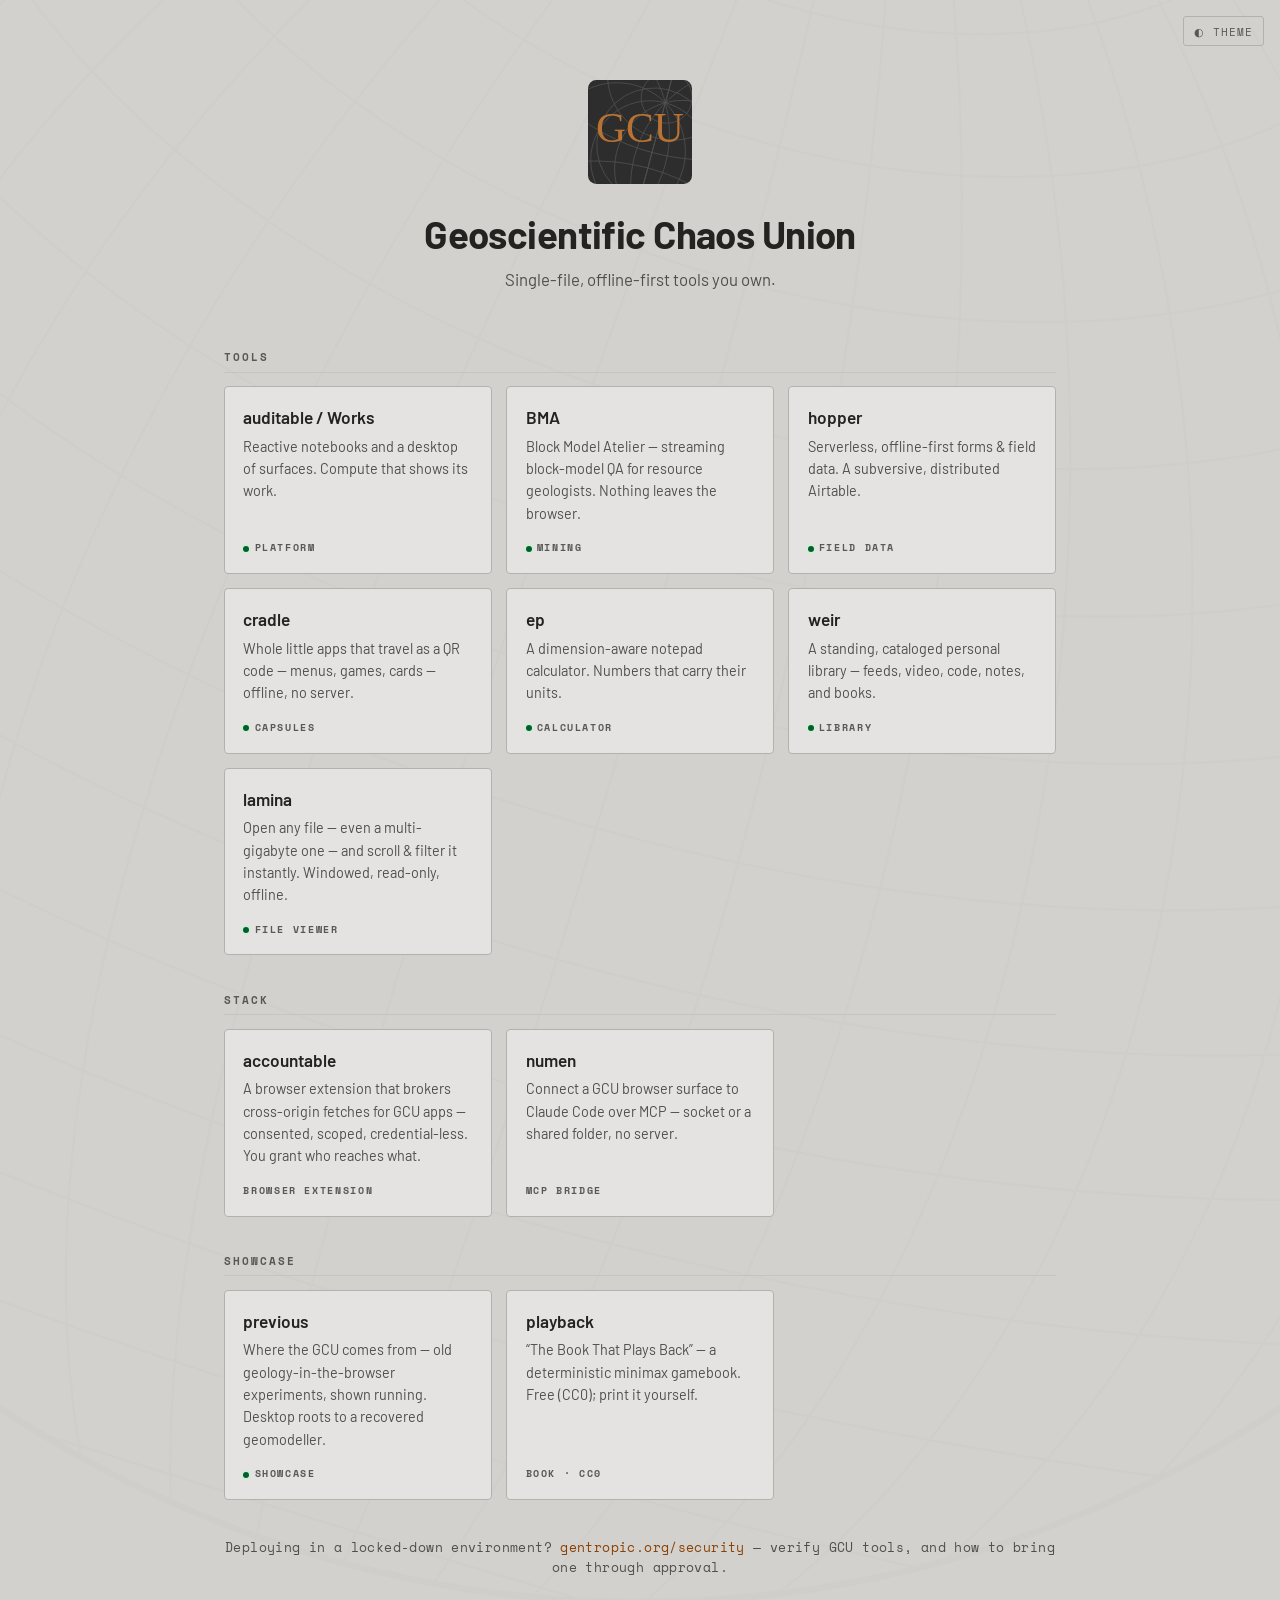
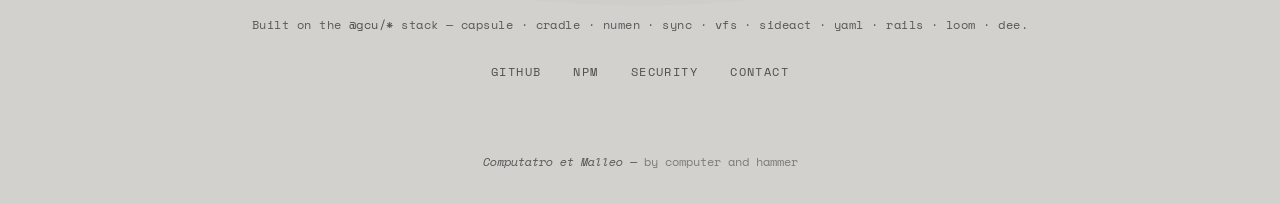
<file: index.html>
<!DOCTYPE html>
<!--
  PROPOSED gentropic.org landing — drop-in replacement for gentropic.github.io/index.html
  Librarian draft 2026-06-22 (rev 4 — rebuilt on @gcu/switchboard).
  Constellation showcase, austere. Cool neutral stage; orange accent only as event/interaction;
  green = live status. Barlow (humans) + Space Mono (labels). Light = equipment gray (:root),
  dark = basalt ([data-theme=dark]); follows OS, toggle top-right.

  Ship alongside (all in the repo now): gcu-logo-icon.svg + gcu-favicon-32.svg + bearing.min.js
  + fonts/ (barlow-400/600/700, space-mono-400/700/400i, OFL.txt).
  The :root/[data-theme=dark] token block below is @gcu/switchboard's switchboard.css verbatim
  (../auditable/ext/switchboard) — the canonical drop-in. Component CSS reads only --au-*.

  All links confirmed: weir, hopper, cradle, ep, lamina, auditable/Works (gentropic.org/...),
  BMA (endarthur.github.io/bma), playback + numen (github.com/gentropic/...).
  NOTE: gcu-theme.html in this repo is the old (pre-switchboard) palette — safe to delete.
-->
<html lang="en">
<head>
  <meta charset="UTF-8">
  <meta name="viewport" content="width=device-width, initial-scale=1.0">
  <title>Geoscientific Chaos Union</title>
  <meta name="description" content="Single-file, offline-first tools you own — by computer and hammer. The Geoscientific Chaos Union.">
  <link rel="icon" type="image/svg+xml" href="gcu-favicon-32.svg">
  <script>
    /* First-paint theme: stored → OS → dark fallback. Light is :root default. */
    (function () {
      try {
        var t = localStorage.getItem('gcu-theme');
        if (t !== 'light' && t !== 'dark')
          t = (window.matchMedia && window.matchMedia('(prefers-color-scheme: light)').matches) ? 'light' : 'dark';
        if (t === 'dark') document.documentElement.setAttribute('data-theme', 'dark');
      } catch (e) { document.documentElement.setAttribute('data-theme', 'dark'); }
    })();
  </script>
  <style>
    /* ── Fonts (vendored from @gcu/switchboard) ── */
    @font-face { font-family:'Barlow'; font-weight:400; font-display:swap; src:url('fonts/barlow-400.woff2') format('woff2'); }
    @font-face { font-family:'Barlow'; font-weight:600; font-display:swap; src:url('fonts/barlow-600.woff2') format('woff2'); }
    @font-face { font-family:'Barlow'; font-weight:700; font-display:swap; src:url('fonts/barlow-700.woff2') format('woff2'); }
    @font-face { font-family:'Space Mono'; font-weight:400; font-style:normal; font-display:swap; src:url('fonts/space-mono-400.woff2') format('woff2'); }
    @font-face { font-family:'Space Mono'; font-weight:400; font-style:italic; font-display:swap; src:url('fonts/space-mono-400i.woff2') format('woff2'); }
    @font-face { font-family:'Space Mono'; font-weight:700; font-style:normal; font-display:swap; src:url('fonts/space-mono-700.woff2') format('woff2'); }

    /* ── @gcu/switchboard tokens (switchboard.css verbatim) ── */
    :root {
      --sw-bg-deep:#C2C1BE; --sw-bg:#D2D1CE; --sw-bg-raised:#E4E3E1; --sw-bg-bright:#EDECEB;
      --sw-text:#232322; --sw-text-mid:#504F4C; --sw-text-soft:#5A5856;
      --sw-border:#B3B1AD; --sw-border-soft:#C6C4C1; --sw-rule:#A5A3A0;
      --sw-orange:#8B3F00; --sw-orange-soft:#FDE0CF; --sw-blue:#005C97; --sw-blue-soft:#CCE9FE;
      --sw-green:#00602B; --sw-green-soft:#D2ECD7; --sw-yellow:#6F5700; --sw-yellow-soft:#F1E4CB;
      --sw-red:#99191E; --sw-red-soft:#FFDDD8; --sw-violet:#793A8D; --sw-violet-soft:#F2DFF7;
      --sw-mono:'Space Mono','JetBrains Mono','Consolas',monospace;
      --sw-sans:'Barlow',system-ui,sans-serif;
      --sw-radius:3px; --sw-radius-lg:4px;
      --au-surface-deep:var(--sw-bg-deep); --au-surface:var(--sw-bg);
      --au-surface-raised:var(--sw-bg-raised); --au-surface-bright:var(--sw-bg-bright);
      --au-fg:var(--sw-text); --au-fg-muted:var(--sw-text-mid); --au-fg-soft:var(--sw-text-soft);
      --au-border:var(--sw-border); --au-border-soft:var(--sw-border-soft); --au-rule:var(--sw-rule);
      --au-action:var(--sw-orange); --au-action-soft:var(--sw-orange-soft);
      --au-success:var(--sw-green); --au-success-soft:var(--sw-green-soft);
      --au-font-mono:var(--sw-mono); --au-font-sans:var(--sw-sans);
      --au-radius:var(--sw-radius); --au-radius-lg:var(--sw-radius-lg);
      --sw-dur:0.2s; --sw-ease:cubic-bezier(0.2,0,0,1);
      --au-dur:var(--sw-dur); --au-ease:var(--sw-ease);
    }
    [data-theme="dark"] {
      --sw-bg-deep:#0E1012; --sw-bg:#15171A; --sw-bg-raised:#1D2024; --sw-bg-bright:#25282D;
      --sw-text:#DDDCDA; --sw-text-mid:#9E9C98; --sw-text-soft:#83817E;
      --sw-border:#2F3338; --sw-border-soft:#24272B; --sw-rule:#3A3E44;
      --sw-orange:#FB9044; --sw-orange-soft:#2E2119; --sw-blue:#008CD1; --sw-blue-soft:#16262F;
      --sw-green:#5CCB80; --sw-green-soft:#1A261D; --sw-yellow:#FFD73A; --sw-yellow-soft:#292317;
      --sw-red:#E75A51; --sw-red-soft:#30201D; --sw-violet:#EC9FFF; --sw-violet-soft:#2A212C;
    }

    /* ── Page (reads only --au-*) ── */
    * { margin:0; padding:0; box-sizing:border-box; }
    body {
      background:var(--au-surface); color:var(--au-fg);
      font-family:var(--au-font-sans); font-size:15px; line-height:1.55;
      min-height:100vh; -webkit-font-smoothing:antialiased;
    }

    /* Background stereonet — neutral structural line, the cool stage stays cool */
    .stereonet-bg {
      position:fixed; top:50%; left:50%; width:200vmax; height:200vmax;
      transform:translate(-50%,-50%); opacity:0; pointer-events:none; z-index:0;
      transition:opacity 1.2s ease-in;
    }
    .stereonet-bg.loaded { opacity:0.05; }
    .stereonet-bg svg { width:100%; height:100%; }
    .stereonet-bg svg > circle:first-child { fill:transparent !important; }
    .stereonet-bg svg path { stroke:var(--au-rule) !important; }
    .stereonet-bg svg > circle:last-of-type { stroke:var(--au-rule) !important; fill:none !important; }
    .stereonet-bg svg text { display:none !important; }

    /* Theme toggle — equipment switch, top-right */
    .theme-toggle {
      position:fixed; top:1rem; right:1rem; z-index:2; cursor:pointer;
      background:transparent; border:1px solid var(--au-border); border-radius:var(--au-radius);
      color:var(--au-fg-soft); font-family:var(--au-font-mono); font-size:0.7rem;
      letter-spacing:0.1em; text-transform:uppercase; padding:0.35rem 0.6rem;
      transition:color var(--au-dur) var(--au-ease), border-color var(--au-dur) var(--au-ease);
    }
    .theme-toggle:hover { color:var(--au-action); border-color:var(--au-action); }

    main { position:relative; z-index:1; max-width:880px; margin:0 auto; padding:5rem 1.5rem 2rem; }

    header { text-align:center; margin-bottom:3.5rem; }
    .logo { width:104px; height:104px; margin-bottom:1.4rem; }
    h1 {
      font-family:var(--au-font-sans); font-weight:700; font-size:2.4rem;
      letter-spacing:-0.015em; line-height:1.1; color:var(--au-fg);
    }
    .tagline { color:var(--au-fg-muted); margin-top:0.7rem; font-size:1.05rem; }

    /* Constellation grid */
    .constellation { display:grid; grid-template-columns:repeat(auto-fill,minmax(250px,1fr)); gap:0.9rem; }
    .card {
      display:flex; flex-direction:column; text-decoration:none; color:inherit;
      background:var(--au-surface-raised); border:1px solid var(--au-border);
      border-radius:var(--au-radius-lg); padding:1.05rem 1.15rem;
      transition:border-color var(--au-dur) var(--au-ease), background var(--au-dur) var(--au-ease), transform var(--au-dur) var(--au-ease);
    }
    .card:hover { border-color:var(--au-action); background:var(--au-surface-bright); transform:translateY(-2px); }
    .card .name { font-weight:600; font-size:1.08rem; color:var(--au-fg); }
    .card .what { color:var(--au-fg-muted); font-size:0.9rem; margin-top:0.3rem; }
    .card .tag {
      align-self:flex-start; margin-top:auto; padding-top:0.95rem; font-family:var(--au-font-mono);
      font-size:0.64rem; font-weight:700; letter-spacing:0.16em; text-transform:uppercase;
      color:var(--au-fg-soft);
    }
    .card .tag.live::before {
      content:''; display:inline-block; width:6px; height:6px; border-radius:50%;
      background:var(--au-success); box-shadow:0 0 0 2px var(--au-success-soft);
      margin-right:0.5em; vertical-align:middle;
    }

    /* group labels — section dividers for the constellation */
    .group-label {
      font-family:var(--au-font-mono); font-size:0.7rem; font-weight:700;
      letter-spacing:0.18em; text-transform:uppercase; color:var(--au-fg-soft);
      margin:2.2rem 0 0.85rem; padding-bottom:0.4rem; border-bottom:1px solid var(--au-border-soft);
    }
    .group-label:first-of-type { margin-top:0; }

    .stack-note {
      text-align:center; margin:2.4rem 0 1.8rem; font-family:var(--au-font-mono);
      font-size:0.72rem; letter-spacing:0.04em; color:var(--au-fg-soft);
    }
    .stack-note b { color:var(--au-fg-muted); font-weight:400; }

    .wing {
      text-align:center; margin:2.4rem 0 0; font-family:var(--au-font-mono);
      font-size:0.8rem; letter-spacing:0.03em; color:var(--au-fg-muted);
    }
    .wing a { color:var(--au-action); text-decoration:none; border-bottom:1px solid transparent; transition:border-color var(--au-dur) var(--au-ease); }
    .wing a:hover { border-color:var(--au-action); }

    .links { display:flex; gap:2rem; justify-content:center; flex-wrap:wrap; }
    .links a {
      color:var(--au-fg-muted); text-decoration:none; font-family:var(--au-font-mono);
      font-size:0.74rem; letter-spacing:0.12em; text-transform:uppercase;
      transition:color var(--au-dur) var(--au-ease);
    }
    .links a:hover { color:var(--au-action); }

    footer {
      position:relative; z-index:1; text-align:center; padding:2.5rem 1.5rem 2rem;
      font-family:var(--au-font-mono); font-size:0.74rem; color:var(--au-fg-soft);
    }
    footer .motto { font-style:italic; }
    footer .gloss { color:var(--au-fg-soft); opacity:0.7; }

    @media (max-width:600px) {
      main { padding-top:3.5rem; }
      h1 { font-size:1.85rem; }
      .logo { width:88px; height:88px; }
    }
  </style>
</head>
<body>
  <div class="stereonet-bg" id="bg-container"></div>
  <button class="theme-toggle" id="themeToggle" aria-label="Toggle light / dark">◐ theme</button>

  <main>
    <header>
      <img src="gcu-logo-icon.svg" alt="GCU" class="logo">
      <h1>Geoscientific Chaos Union</h1>
      <p class="tagline">Single-file, offline-first tools you own.</p>
    </header>

    <div class="group-label">tools</div>
    <section class="constellation">

      <a class="card" href="https://gentropic.org/works">
        <div class="name">auditable / Works</div>
        <div class="what">Reactive notebooks and a desktop of surfaces. Compute that shows its work.</div>
        <span class="tag live">platform</span>
      </a>

      <a class="card" href="https://endarthur.github.io/bma">
        <div class="name">BMA</div>
        <div class="what">Block Model Atelier — streaming block-model QA for resource geologists. Nothing leaves the browser.</div>
        <span class="tag live">mining</span>
      </a>

      <a class="card" href="https://gentropic.org/hopper">
        <div class="name">hopper</div>
        <div class="what">Serverless, offline-first forms &amp; field data. A subversive, distributed Airtable.</div>
        <span class="tag live">field data</span>
      </a>

      <a class="card" href="https://gentropic.org/cradle">
        <div class="name">cradle</div>
        <div class="what">Whole little apps that travel as a QR code — menus, games, cards — offline, no server.</div>
        <span class="tag live">capsules</span>
      </a>

      <a class="card" href="https://gentropic.org/ep">
        <div class="name">ep</div>
        <div class="what">A dimension-aware notepad calculator. Numbers that carry their units.</div>
        <span class="tag live">calculator</span>
      </a>

      <a class="card" href="https://gentropic.org/weir">
        <div class="name">weir</div>
        <div class="what">A standing, cataloged personal library — feeds, video, code, notes, and books.</div>
        <span class="tag live">library</span>
      </a>

      <a class="card" href="https://gentropic.org/lamina">
        <div class="name">lamina</div>
        <div class="what">Open any file — even a multi-gigabyte one — and scroll &amp; filter it instantly. Windowed, read-only, offline.</div>
        <span class="tag live">file viewer</span>
      </a>

    </section>

    <div class="group-label">stack</div>
    <section class="constellation">

      <a class="card" href="https://gentropic.org/accountable">
        <div class="name">accountable</div>
        <div class="what">A browser extension that brokers cross-origin fetches for GCU apps — consented, scoped, credential-less. You grant who reaches what.</div>
        <span class="tag">browser extension</span>
      </a>

      <a class="card" href="https://github.com/gentropic/numen">
        <div class="name">numen</div>
        <div class="what">Connect a GCU browser surface to Claude Code over MCP — socket or a shared folder, no server.</div>
        <span class="tag">mcp bridge</span>
      </a>

    </section>

    <div class="group-label">showcase</div>
    <section class="constellation">

      <a class="card" href="https://gentropic.org/previous">
        <div class="name">previous</div>
        <div class="what">Where the GCU comes from — old geology-in-the-browser experiments, shown running. Desktop roots to a recovered geomodeller.</div>
        <span class="tag live">showcase</span>
      </a>

      <a class="card" href="https://github.com/gentropic/playback">
        <div class="name">playback</div>
        <div class="what">“The Book That Plays Back” — a deterministic minimax gamebook. Free (CC0); print it yourself.</div>
        <span class="tag">book · cc0</span>
      </a>

    </section>

    <p class="wing">
      Deploying in a locked-down environment? <a href="https://gentropic.org/security">gentropic.org/security</a> &mdash; verify GCU tools, and how to bring one through approval.
    </p>

    <p class="stack-note">
      Built on the <b>@gcu/*</b> stack — capsule · cradle · numen · sync · vfs · sideact · yaml · rails · loom · dee.
    </p>

    <nav class="links">
      <a href="https://github.com/gentropic">GitHub</a>
      <a href="https://www.npmjs.com/org/gcu">npm</a>
      <a href="https://gentropic.org/security">Security</a>
      <a href="mailto:endarthur@gmail.com">Contact</a>
    </nav>
  </main>

  <footer>
    <span class="motto">Computatro et Malleo</span> — <span class="gloss">by computer and hammer</span>
  </footer>

  <script src="bearing.min.js"></script>
  <script>
    // Theme toggle (light ⇄ basalt); light is :root default, dark sets data-theme.
    document.getElementById('themeToggle').addEventListener('click', function () {
      var dark = document.documentElement.getAttribute('data-theme') === 'dark';
      if (dark) document.documentElement.removeAttribute('data-theme');
      else document.documentElement.setAttribute('data-theme', 'dark');
      try { localStorage.setItem('gcu-theme', dark ? 'light' : 'dark'); } catch (e) {}
    });

    // Astronomical background stereonet — one turn per day, tilted by the sun's
    // declination. Reference: Belo Horizonte (-19.92, -43.93). (Stylized: keys off
    // longitude + day-of-year, not latitude.)
    const DEG = Math.PI / 180, LON = -43.93, AXIAL_TILT = 23.44;
    const bgNet = new bearing.Stereonet({ size: 600, projection: 'equal-area' });
    const bgContainer = document.getElementById('bg-container');
    bgContainer.appendChild(bgNet.element());
    function getAstroParams() {
      const now = new Date();
      const startOfYear = new Date(now.getFullYear(), 0, 0);
      const dayOfYear = (now - startOfYear) / 864e5;
      const sunDeclination = AXIAL_TILT * Math.sin((360 / 365) * (dayOfYear - 81) * DEG);
      const utcHours = now.getUTCHours() + now.getUTCMinutes() / 60 + now.getUTCSeconds() / 3600;
      const solarTime = utcHours + LON / 15;
      const rotationAngle = ((solarTime / 24) * 360 + 360) % 360;
      return { rotationAngle, sunDeclination };
    }
    function updateBg() {
      const { rotationAngle, sunDeclination } = getAstroParams();
      bgNet.setCenter(rotationAngle, 45 + sunDeclination).render();
    }
    updateBg();
    requestAnimationFrame(() => bgContainer.classList.add('loaded'));
    setInterval(updateBg, 1000);
  </script>
</body>
</html>
</file>
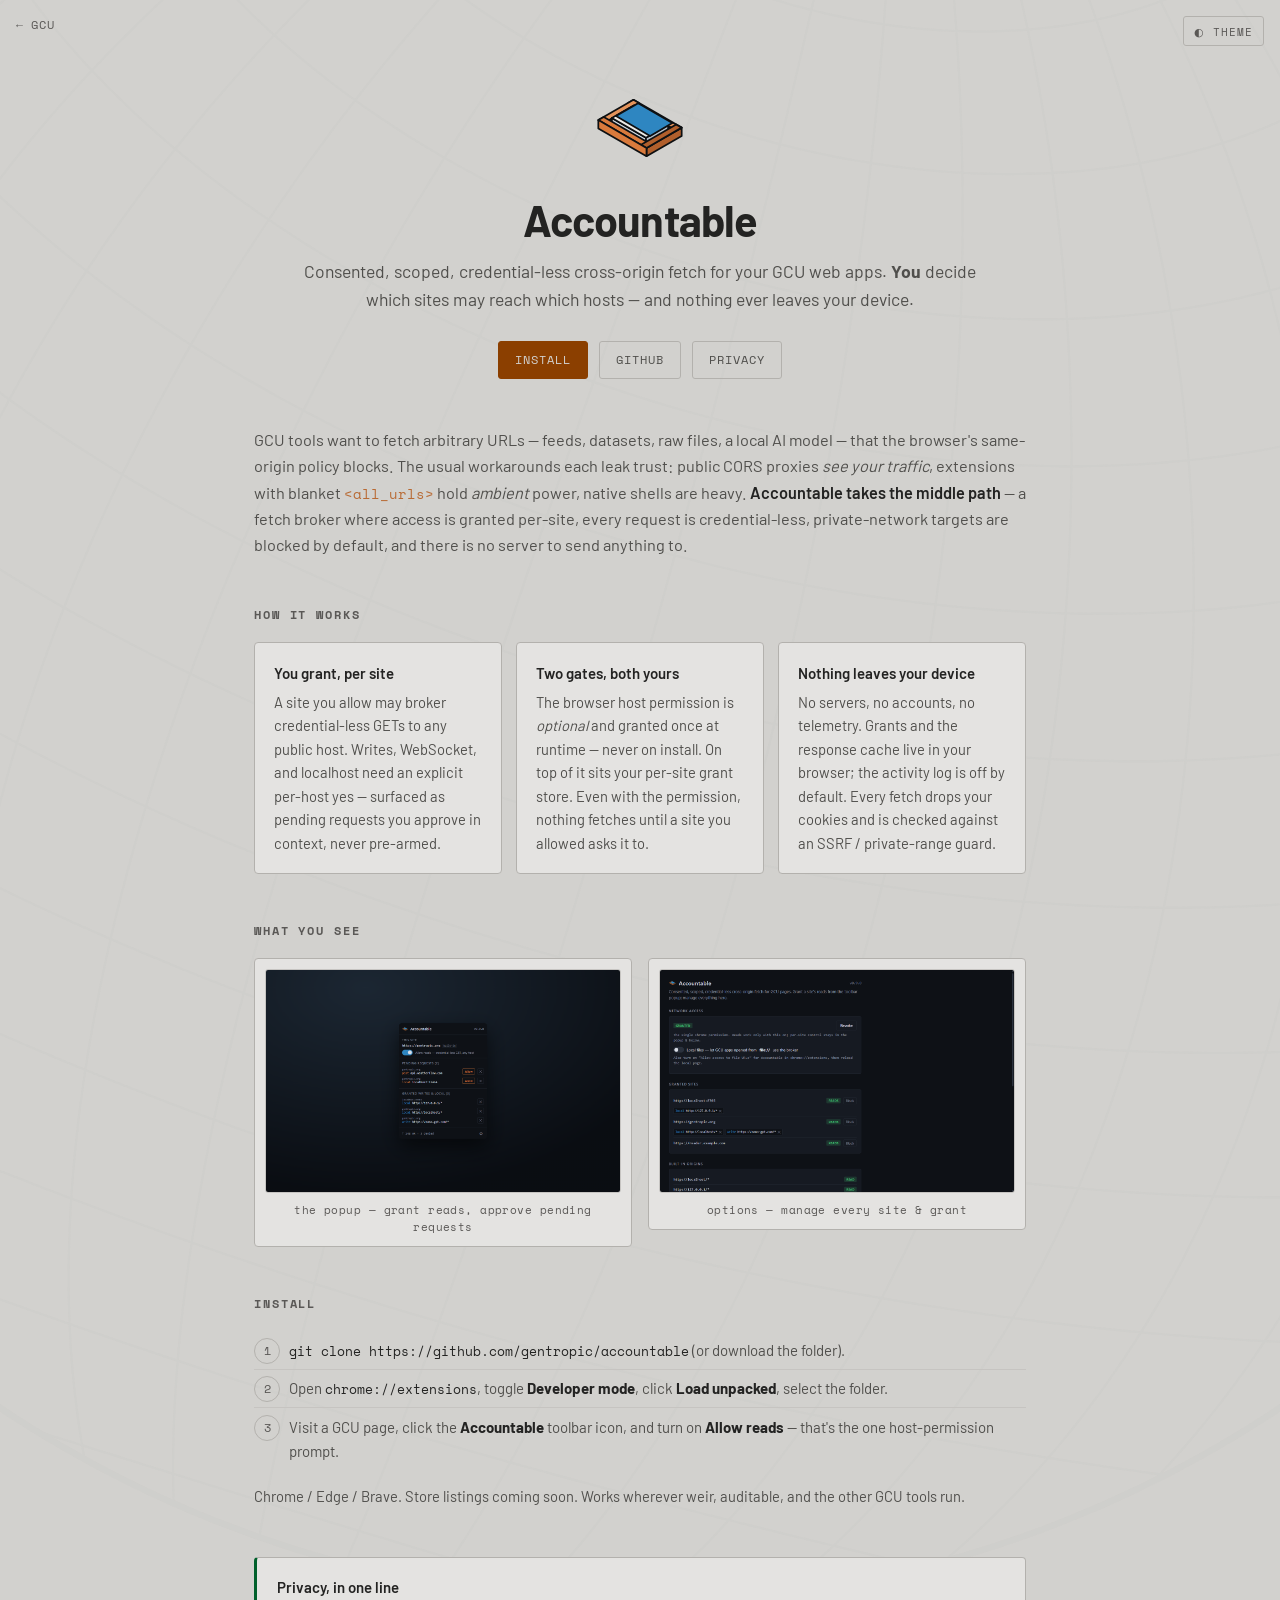
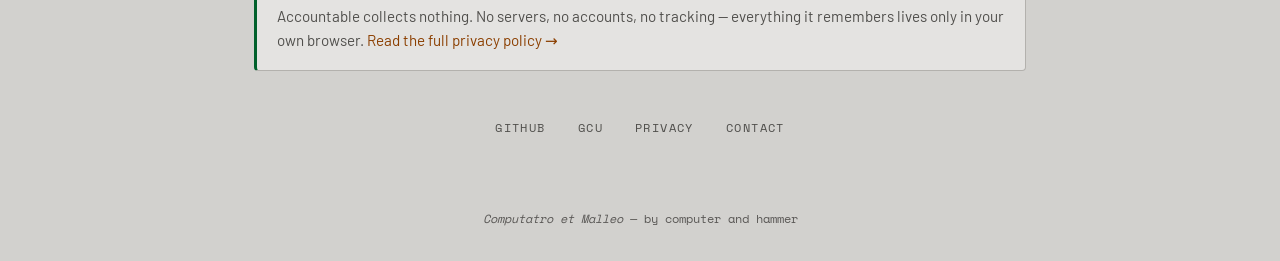
<file: accountable/index.html>
<!DOCTYPE html>
<!--
  Accountable — product page. GCU design language: @gcu/switchboard tokens (verbatim from the
  landing), Barlow + Space Mono, light (equipment gray) / dark (basalt) following OS + toggle.
  Assets shared with the root landing via ../  (fonts, bearing.min.js, favicon).
-->
<html lang="en">
<head>
  <meta charset="UTF-8">
  <meta name="viewport" content="width=device-width, initial-scale=1.0">
  <title>Accountable — consented cross-origin fetch · GCU</title>
  <meta name="description" content="A browser extension that brokers cross-origin fetches for GCU web apps — consented, scoped, credential-less. You decide which sites may reach which hosts; nothing leaves your device.">
  <link rel="icon" type="image/svg+xml" href="../gcu-favicon-32.svg">
  <script>
    (function () {
      try {
        var t = localStorage.getItem('gcu-theme');
        if (t !== 'light' && t !== 'dark')
          t = (window.matchMedia && window.matchMedia('(prefers-color-scheme: light)').matches) ? 'light' : 'dark';
        if (t === 'dark') document.documentElement.setAttribute('data-theme', 'dark');
      } catch (e) { document.documentElement.setAttribute('data-theme', 'dark'); }
    })();
  </script>
  <style>
    @font-face { font-family:'Barlow'; font-weight:400; font-display:swap; src:url('../fonts/barlow-400.woff2') format('woff2'); }
    @font-face { font-family:'Barlow'; font-weight:600; font-display:swap; src:url('../fonts/barlow-600.woff2') format('woff2'); }
    @font-face { font-family:'Barlow'; font-weight:700; font-display:swap; src:url('../fonts/barlow-700.woff2') format('woff2'); }
    @font-face { font-family:'Space Mono'; font-weight:400; font-style:normal; font-display:swap; src:url('../fonts/space-mono-400.woff2') format('woff2'); }
    @font-face { font-family:'Space Mono'; font-weight:700; font-style:normal; font-display:swap; src:url('../fonts/space-mono-700.woff2') format('woff2'); }

    /* @gcu/switchboard tokens (verbatim) */
    :root {
      --sw-bg-deep:#C2C1BE; --sw-bg:#D2D1CE; --sw-bg-raised:#E4E3E1; --sw-bg-bright:#EDECEB;
      --sw-text:#232322; --sw-text-mid:#504F4C; --sw-text-soft:#5A5856;
      --sw-border:#B3B1AD; --sw-border-soft:#C6C4C1; --sw-rule:#A5A3A0;
      --sw-orange:#8B3F00; --sw-orange-soft:#FDE0CF; --sw-blue:#005C97; --sw-blue-soft:#CCE9FE;
      --sw-green:#00602B; --sw-green-soft:#D2ECD7;
      --sw-mono:'Space Mono','JetBrains Mono','Consolas',monospace; --sw-sans:'Barlow',system-ui,sans-serif;
      --sw-radius:3px; --sw-radius-lg:4px;
      --au-surface-deep:var(--sw-bg-deep); --au-surface:var(--sw-bg); --au-surface-raised:var(--sw-bg-raised); --au-surface-bright:var(--sw-bg-bright);
      --au-fg:var(--sw-text); --au-fg-muted:var(--sw-text-mid); --au-fg-soft:var(--sw-text-soft);
      --au-border:var(--sw-border); --au-border-soft:var(--sw-border-soft); --au-rule:var(--sw-rule);
      --au-action:var(--sw-orange); --au-action-soft:var(--sw-orange-soft); --au-success:var(--sw-green); --au-success-soft:var(--sw-green-soft);
      --au-font-mono:var(--sw-mono); --au-font-sans:var(--sw-sans); --au-radius:var(--sw-radius); --au-radius-lg:var(--sw-radius-lg);
      --au-dur:0.2s; --au-ease:cubic-bezier(0.2,0,0,1);
      --acc-copper:#b86a34; --acc-blue:#1f6fa8;
    }
    [data-theme="dark"] {
      --sw-bg-deep:#0E1012; --sw-bg:#15171A; --sw-bg-raised:#1D2024; --sw-bg-bright:#25282D;
      --sw-text:#DDDCDA; --sw-text-mid:#9E9C98; --sw-text-soft:#83817E;
      --sw-border:#2F3338; --sw-border-soft:#24272B; --sw-rule:#3A3E44;
      --sw-orange:#FB9044; --sw-orange-soft:#2E2119; --sw-blue:#008CD1; --sw-blue-soft:#16262F;
      --sw-green:#5CCB80; --sw-green-soft:#1A261D;
      --acc-copper:#d97a3c; --acc-blue:#2E86C1;
    }

    * { margin:0; padding:0; box-sizing:border-box; }
    body { background:var(--au-surface); color:var(--au-fg); font-family:var(--au-font-sans); font-size:15px; line-height:1.6; min-height:100vh; -webkit-font-smoothing:antialiased; }

    .stereonet-bg { position:fixed; top:50%; left:50%; width:200vmax; height:200vmax; transform:translate(-50%,-50%); opacity:0; pointer-events:none; z-index:0; transition:opacity 1.2s ease-in; }
    .stereonet-bg.loaded { opacity:0.045; }
    .stereonet-bg svg { width:100%; height:100%; }
    .stereonet-bg svg > circle:first-child { fill:transparent !important; }
    .stereonet-bg svg path { stroke:var(--au-rule) !important; }
    .stereonet-bg svg > circle:last-of-type { stroke:var(--au-rule) !important; fill:none !important; }
    .stereonet-bg svg text { display:none !important; }

    .theme-toggle { position:fixed; top:1rem; right:1rem; z-index:3; cursor:pointer; background:transparent; border:1px solid var(--au-border); border-radius:var(--au-radius); color:var(--au-fg-soft); font-family:var(--au-font-mono); font-size:0.7rem; letter-spacing:0.1em; text-transform:uppercase; padding:0.35rem 0.6rem; transition:color var(--au-dur), border-color var(--au-dur); }
    .theme-toggle:hover { color:var(--au-action); border-color:var(--au-action); }
    .crumb { position:fixed; top:1rem; left:1rem; z-index:3; font-family:var(--au-font-mono); font-size:0.72rem; letter-spacing:0.06em; color:var(--au-fg-soft); text-decoration:none; }
    .crumb:hover { color:var(--au-action); }

    main { position:relative; z-index:1; max-width:820px; margin:0 auto; padding:5rem 1.5rem 2rem; }

    header { text-align:center; margin-bottom:3rem; }
    .mark { width:96px; height:96px; margin:0 auto 1.4rem; display:block; }
    h1 { font-family:var(--au-font-sans); font-weight:700; font-size:2.7rem; letter-spacing:-0.02em; line-height:1.05; }
    .tagline { color:var(--au-fg-muted); margin:0.85rem auto 0; font-size:1.1rem; max-width:42rem; }
    .cta { display:flex; gap:0.7rem; justify-content:center; flex-wrap:wrap; margin-top:1.7rem; }
    .btn { font-family:var(--au-font-mono); font-size:0.74rem; letter-spacing:0.08em; text-transform:uppercase; text-decoration:none; padding:0.55rem 1rem; border-radius:var(--au-radius); border:1px solid var(--au-border); color:var(--au-fg-muted); transition:color var(--au-dur), border-color var(--au-dur), background var(--au-dur); }
    .btn:hover { color:var(--au-action); border-color:var(--au-action); }
    .btn.primary { background:var(--au-action); border-color:var(--au-action); color:var(--au-surface); }
    .btn.primary:hover { background:transparent; color:var(--au-action); }

    section { margin:3rem 0; }
    .lead { color:var(--au-fg-muted); font-size:1.02rem; }
    .lead b, .lead strong { color:var(--au-fg); font-weight:600; }
    h2 { font-family:var(--au-font-mono); font-size:0.74rem; font-weight:700; letter-spacing:0.16em; text-transform:uppercase; color:var(--au-fg-soft); margin-bottom:1.1rem; }

    .grid { display:grid; grid-template-columns:repeat(auto-fit,minmax(220px,1fr)); gap:0.9rem; }
    .feat { background:var(--au-surface-raised); border:1px solid var(--au-border); border-radius:var(--au-radius-lg); padding:1.1rem 1.2rem; }
    .feat .ft { font-weight:600; color:var(--au-fg); margin-bottom:0.35rem; }
    .feat .fb { color:var(--au-fg-muted); font-size:0.92rem; }

    .shots { display:grid; grid-template-columns:1fr 1fr; gap:1rem; align-items:start; }
    .shot { background:var(--au-surface-raised); border:1px solid var(--au-border); border-radius:var(--au-radius-lg); padding:0.6rem; }
    .shot img { width:100%; display:block; border-radius:var(--au-radius); border:1px solid var(--au-border-soft); }
    .shot .cap { font-family:var(--au-font-mono); font-size:0.68rem; letter-spacing:0.04em; color:var(--au-fg-soft); margin-top:0.55rem; text-align:center; }

    ol.steps { list-style:none; counter-reset:s; }
    ol.steps li { counter-increment:s; position:relative; padding:0.4rem 0 0.4rem 2.2rem; color:var(--au-fg-muted); border-top:1px solid var(--au-border-soft); }
    ol.steps li:first-child { border-top:none; }
    ol.steps li::before { content:counter(s); position:absolute; left:0; top:0.4rem; width:1.5rem; height:1.5rem; border:1px solid var(--au-border); border-radius:50%; text-align:center; line-height:1.45rem; font-family:var(--au-font-mono); font-size:0.78rem; color:var(--au-fg-soft); }
    ol.steps b, ol.steps code { color:var(--au-fg); }
    code { font-family:var(--au-font-mono); font-size:0.86em; color:var(--acc-copper); }

    .privacy-box { background:var(--au-surface-raised); border:1px solid var(--au-border); border-left:3px solid var(--au-success); border-radius:var(--au-radius-lg); padding:1.1rem 1.25rem; }
    .privacy-box .ph { font-weight:600; color:var(--au-fg); }
    .privacy-box p { color:var(--au-fg-muted); font-size:0.95rem; margin-top:0.3rem; }
    .privacy-box a { color:var(--au-action); text-decoration:none; border-bottom:1px solid transparent; }
    .privacy-box a:hover { border-color:var(--au-action); }

    .links { display:flex; gap:2rem; justify-content:center; flex-wrap:wrap; margin-top:1rem; }
    .links a { color:var(--au-fg-muted); text-decoration:none; font-family:var(--au-font-mono); font-size:0.74rem; letter-spacing:0.12em; text-transform:uppercase; transition:color var(--au-dur); }
    .links a:hover { color:var(--au-action); }

    footer { position:relative; z-index:1; text-align:center; padding:2.5rem 1.5rem 2rem; font-family:var(--au-font-mono); font-size:0.74rem; color:var(--au-fg-soft); }
    footer .motto { font-style:italic; }

    @media (max-width:620px) { main { padding-top:4rem; } h1 { font-size:2rem; } .shots { grid-template-columns:1fr; } }
  </style>
</head>
<body>
  <div class="stereonet-bg" id="bg-container"></div>
  <a class="crumb" href="/">← GCU</a>
  <button class="theme-toggle" id="themeToggle" aria-label="Toggle light / dark">◐ theme</button>

  <main>
    <header>
      <img class="mark" src="accountable-icon.svg" alt="Accountable mark">
      <h1>Accountable</h1>
      <p class="tagline">Consented, scoped, credential-less cross-origin fetch for your GCU web apps. <b>You</b> decide which sites may reach which hosts — and nothing ever leaves your device.</p>
      <div class="cta">
        <a class="btn primary" href="#install">Install</a>
        <a class="btn" href="https://github.com/gentropic/accountable">GitHub</a>
        <a class="btn" href="privacy.html">Privacy</a>
      </div>
    </header>

    <section>
      <p class="lead">GCU tools want to fetch arbitrary URLs — feeds, datasets, raw files, a local AI model — that the browser's same-origin policy blocks. The usual workarounds each leak trust: public CORS proxies <em>see your traffic</em>, extensions with blanket <code>&lt;all_urls&gt;</code> hold <em>ambient</em> power, native shells are heavy. <b>Accountable takes the middle path</b> — a fetch broker where access is granted per-site, every request is credential-less, private-network targets are blocked by default, and there is no server to send anything to.</p>
    </section>

    <section>
      <h2>How it works</h2>
      <div class="grid">
        <div class="feat"><div class="ft">You grant, per site</div><div class="fb">A site you allow may broker credential-less GETs to any public host. Writes, WebSocket, and localhost need an explicit per-host yes — surfaced as pending requests you approve in context, never pre-armed.</div></div>
        <div class="feat"><div class="ft">Two gates, both yours</div><div class="fb">The browser host permission is <em>optional</em> and granted once at runtime — never on install. On top of it sits your per-site grant store. Even with the permission, nothing fetches until a site you allowed asks it to.</div></div>
        <div class="feat"><div class="ft">Nothing leaves your device</div><div class="fb">No servers, no accounts, no telemetry. Grants and the response cache live in your browser; the activity log is off by default. Every fetch drops your cookies and is checked against an SSRF / private-range guard.</div></div>
      </div>
    </section>

    <section>
      <h2>What you see</h2>
      <div class="shots">
        <div class="shot"><img src="popup.png" alt="The Accountable popup: a reads toggle and pending grant requests for the current site"><div class="cap">the popup — grant reads, approve pending requests</div></div>
        <div class="shot"><img src="options.png" alt="The Accountable options page: network access, granted sites with read/write/local chips"><div class="cap">options — manage every site &amp; grant</div></div>
      </div>
    </section>

    <section id="install">
      <h2>Install</h2>
      <ol class="steps">
        <li><code>git clone https://github.com/gentropic/accountable</code> (or download the folder).</li>
        <li>Open <code>chrome://extensions</code>, toggle <b>Developer mode</b>, click <b>Load unpacked</b>, select the folder.</li>
        <li>Visit a GCU page, click the <b>Accountable</b> toolbar icon, and turn on <b>Allow reads</b> — that's the one host-permission prompt.</li>
      </ol>
      <p class="lead" style="margin-top:1rem; font-size:0.92rem;">Chrome / Edge / Brave. Store listings coming soon. Works wherever weir, auditable, and the other GCU tools run.</p>
    </section>

    <section>
      <div class="privacy-box">
        <div class="ph">Privacy, in one line</div>
        <p>Accountable collects nothing. No servers, no accounts, no tracking — everything it remembers lives only in your own browser. <a href="privacy.html">Read the full privacy policy →</a></p>
      </div>
    </section>

    <nav class="links">
      <a href="https://github.com/gentropic/accountable">GitHub</a>
      <a href="/">GCU</a>
      <a href="privacy.html">Privacy</a>
      <a href="mailto:endarthur@gmail.com">Contact</a>
    </nav>
  </main>

  <footer><span class="motto">Computatro et Malleo</span> — by computer and hammer</footer>

  <script src="../bearing.min.js"></script>
  <script>
    document.getElementById('themeToggle').addEventListener('click', function () {
      var dark = document.documentElement.getAttribute('data-theme') === 'dark';
      if (dark) document.documentElement.removeAttribute('data-theme');
      else document.documentElement.setAttribute('data-theme', 'dark');
      try { localStorage.setItem('gcu-theme', dark ? 'light' : 'dark'); } catch (e) {}
    });
    try {
      const DEG = Math.PI/180, LON = -43.93, TILT = 23.44;
      const net = new bearing.Stereonet({ size:600, projection:'equal-area' });
      const c = document.getElementById('bg-container'); c.appendChild(net.element());
      function upd() {
        const now = new Date(), soy = new Date(now.getFullYear(),0,0), doy = (now-soy)/864e5;
        const dec = TILT*Math.sin((360/365)*(doy-81)*DEG);
        const uh = now.getUTCHours()+now.getUTCMinutes()/60, st = uh+LON/15, rot = ((st/24)*360+360)%360;
        net.setCenter(rot, 45+dec).render();
      }
      upd(); requestAnimationFrame(() => c.classList.add('loaded')); setInterval(upd, 1000);
    } catch (e) {}
  </script>
</body>
</html>
</file>
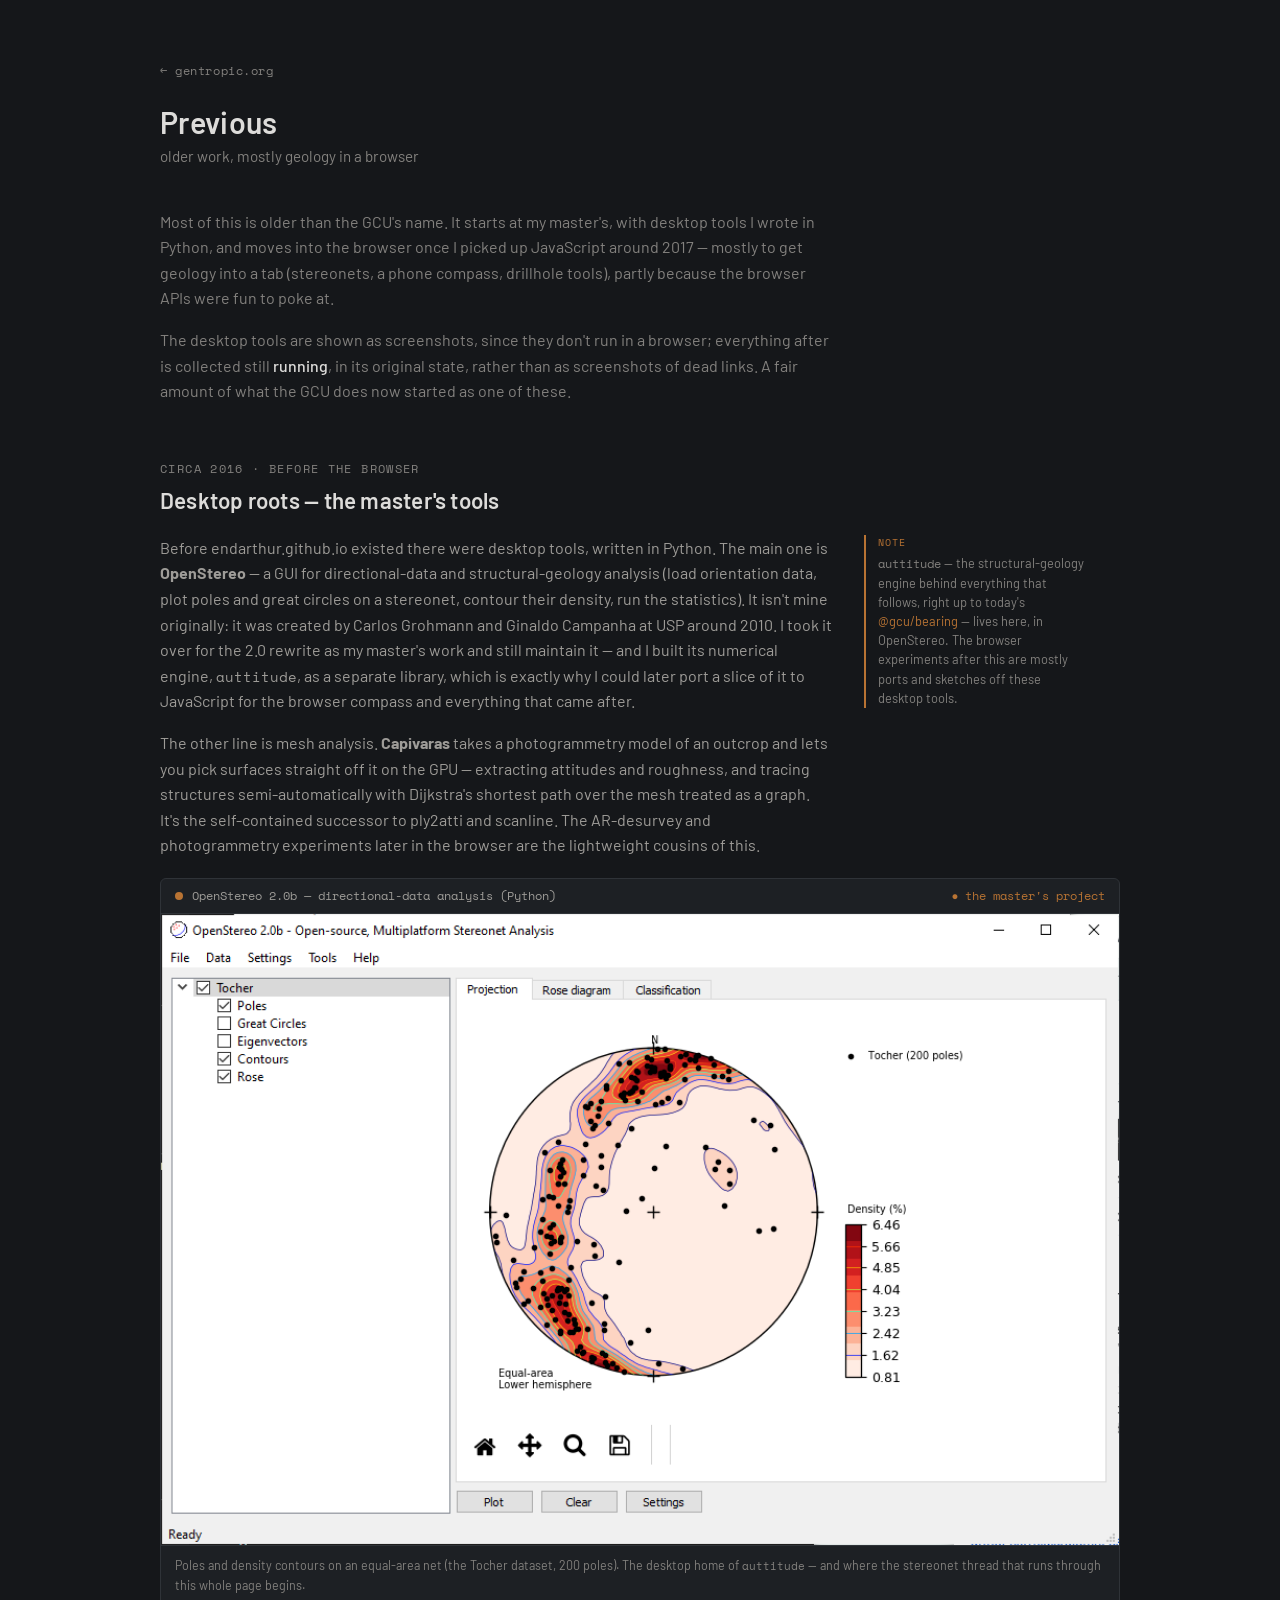
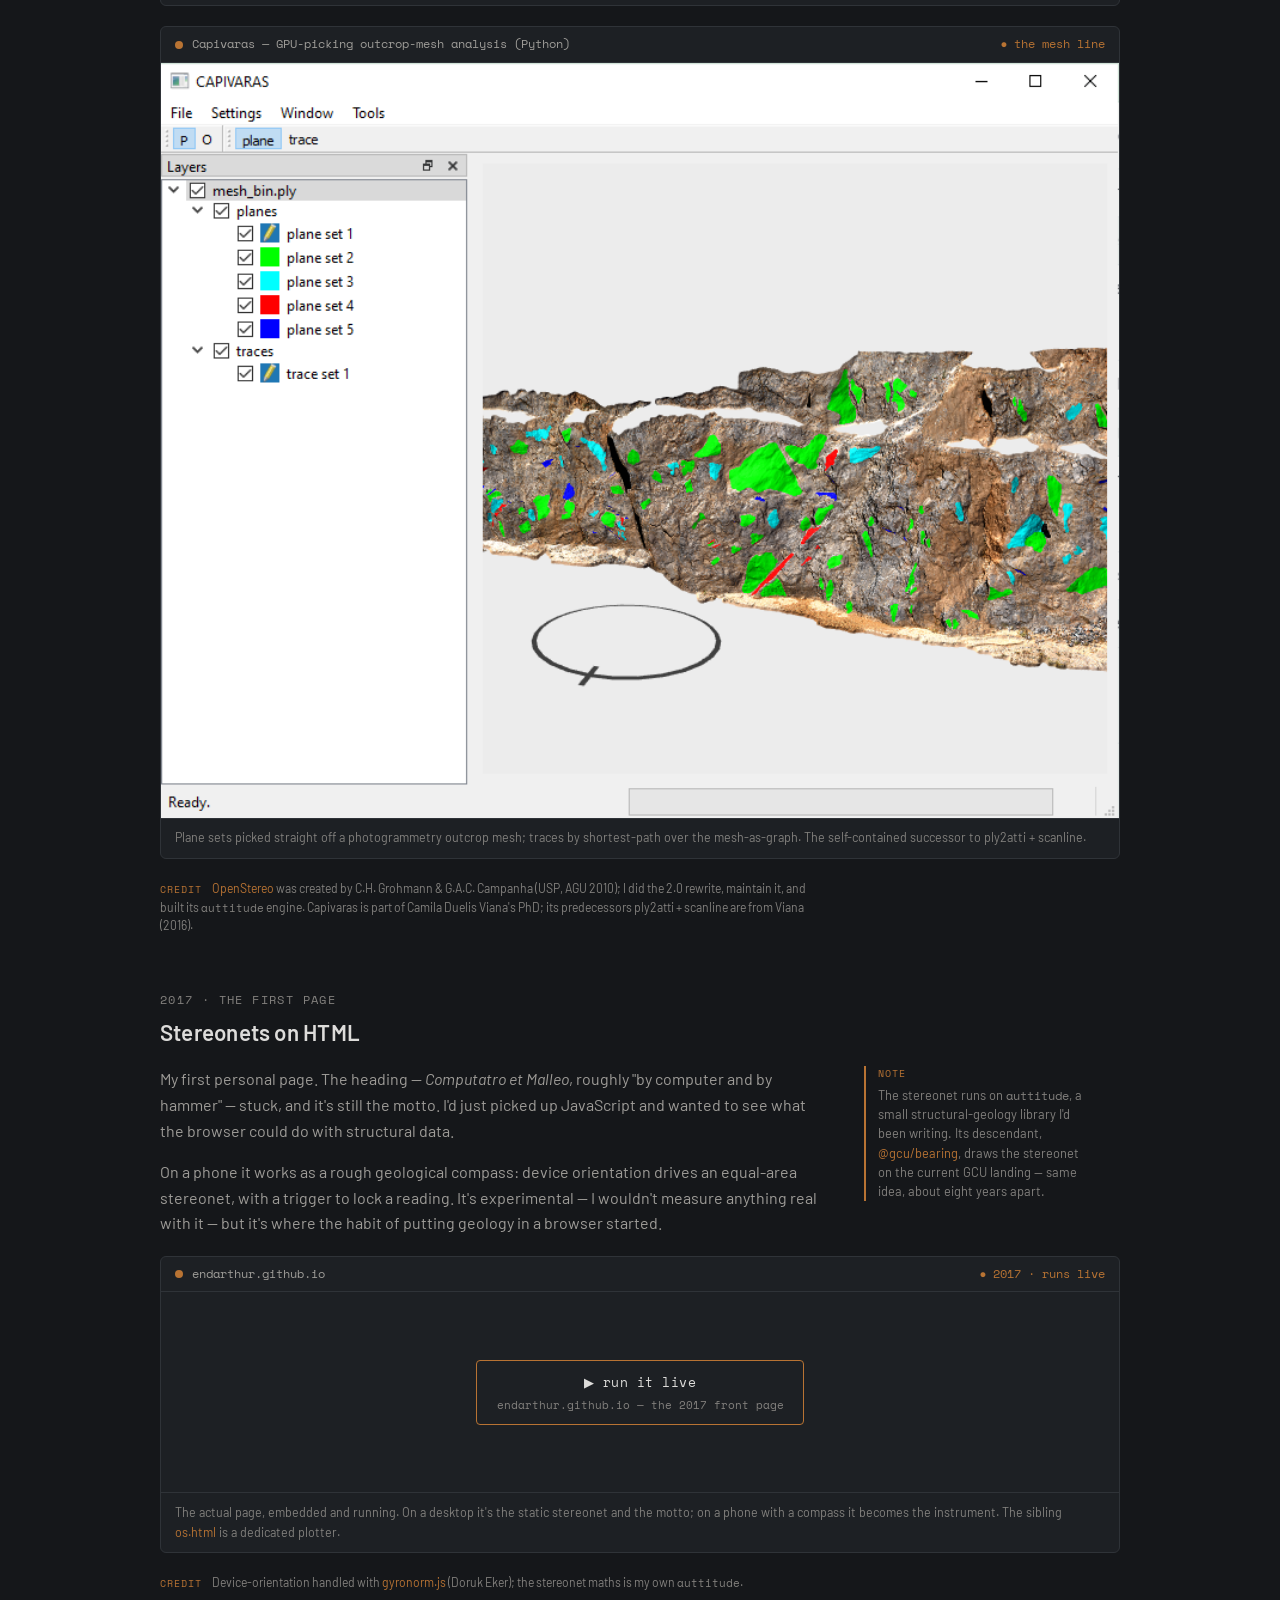
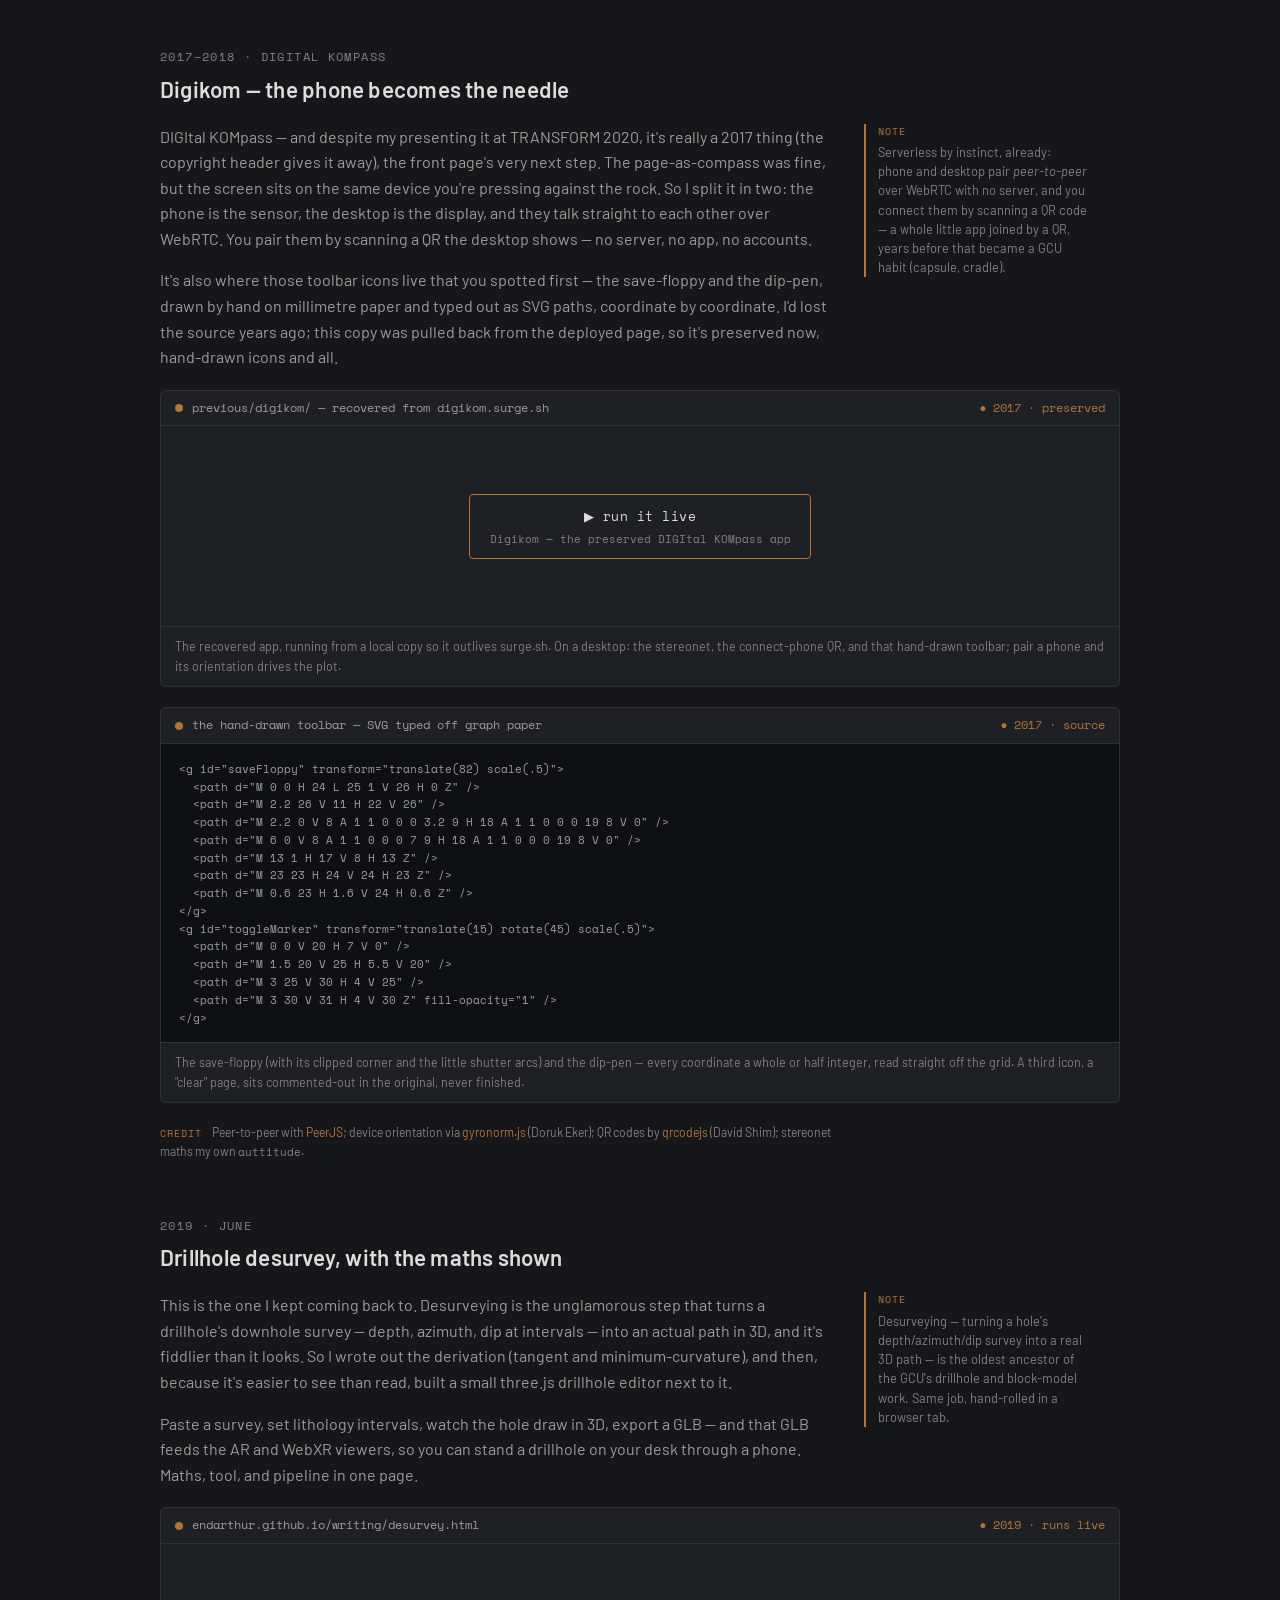
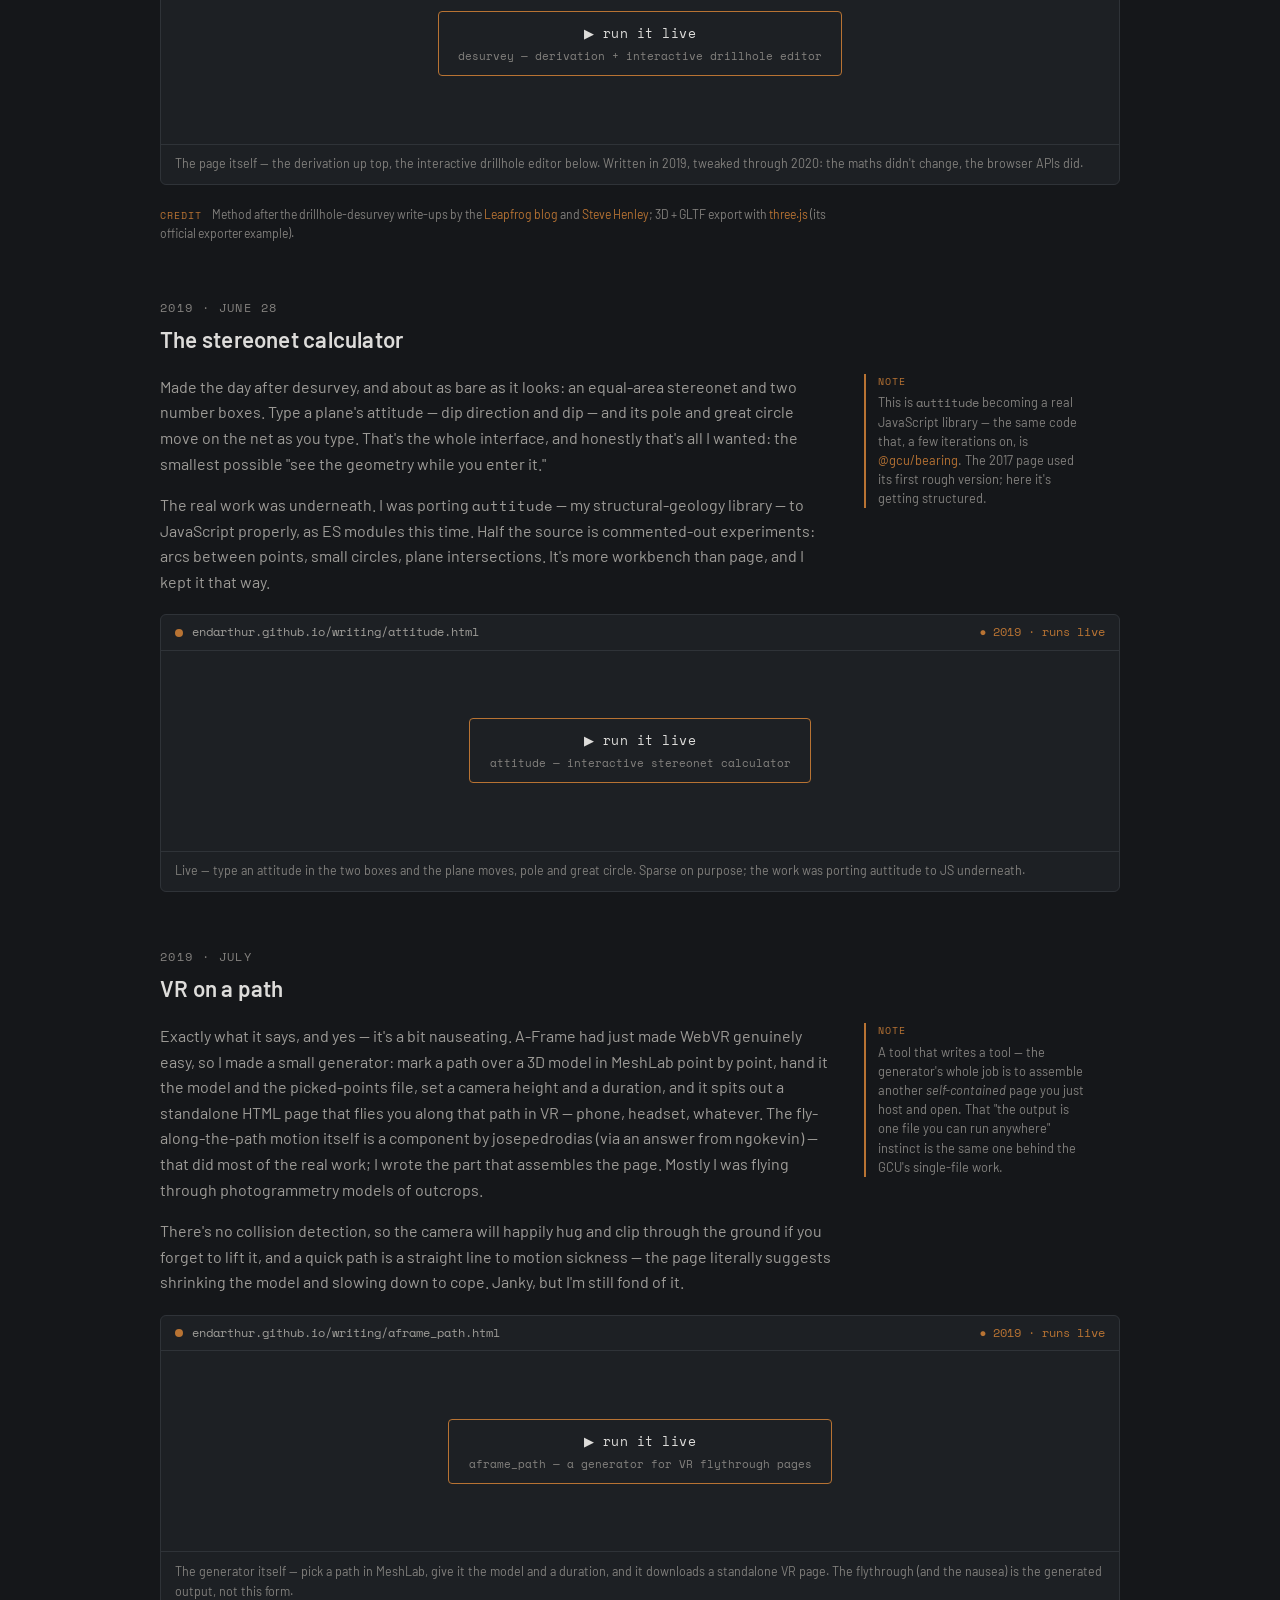
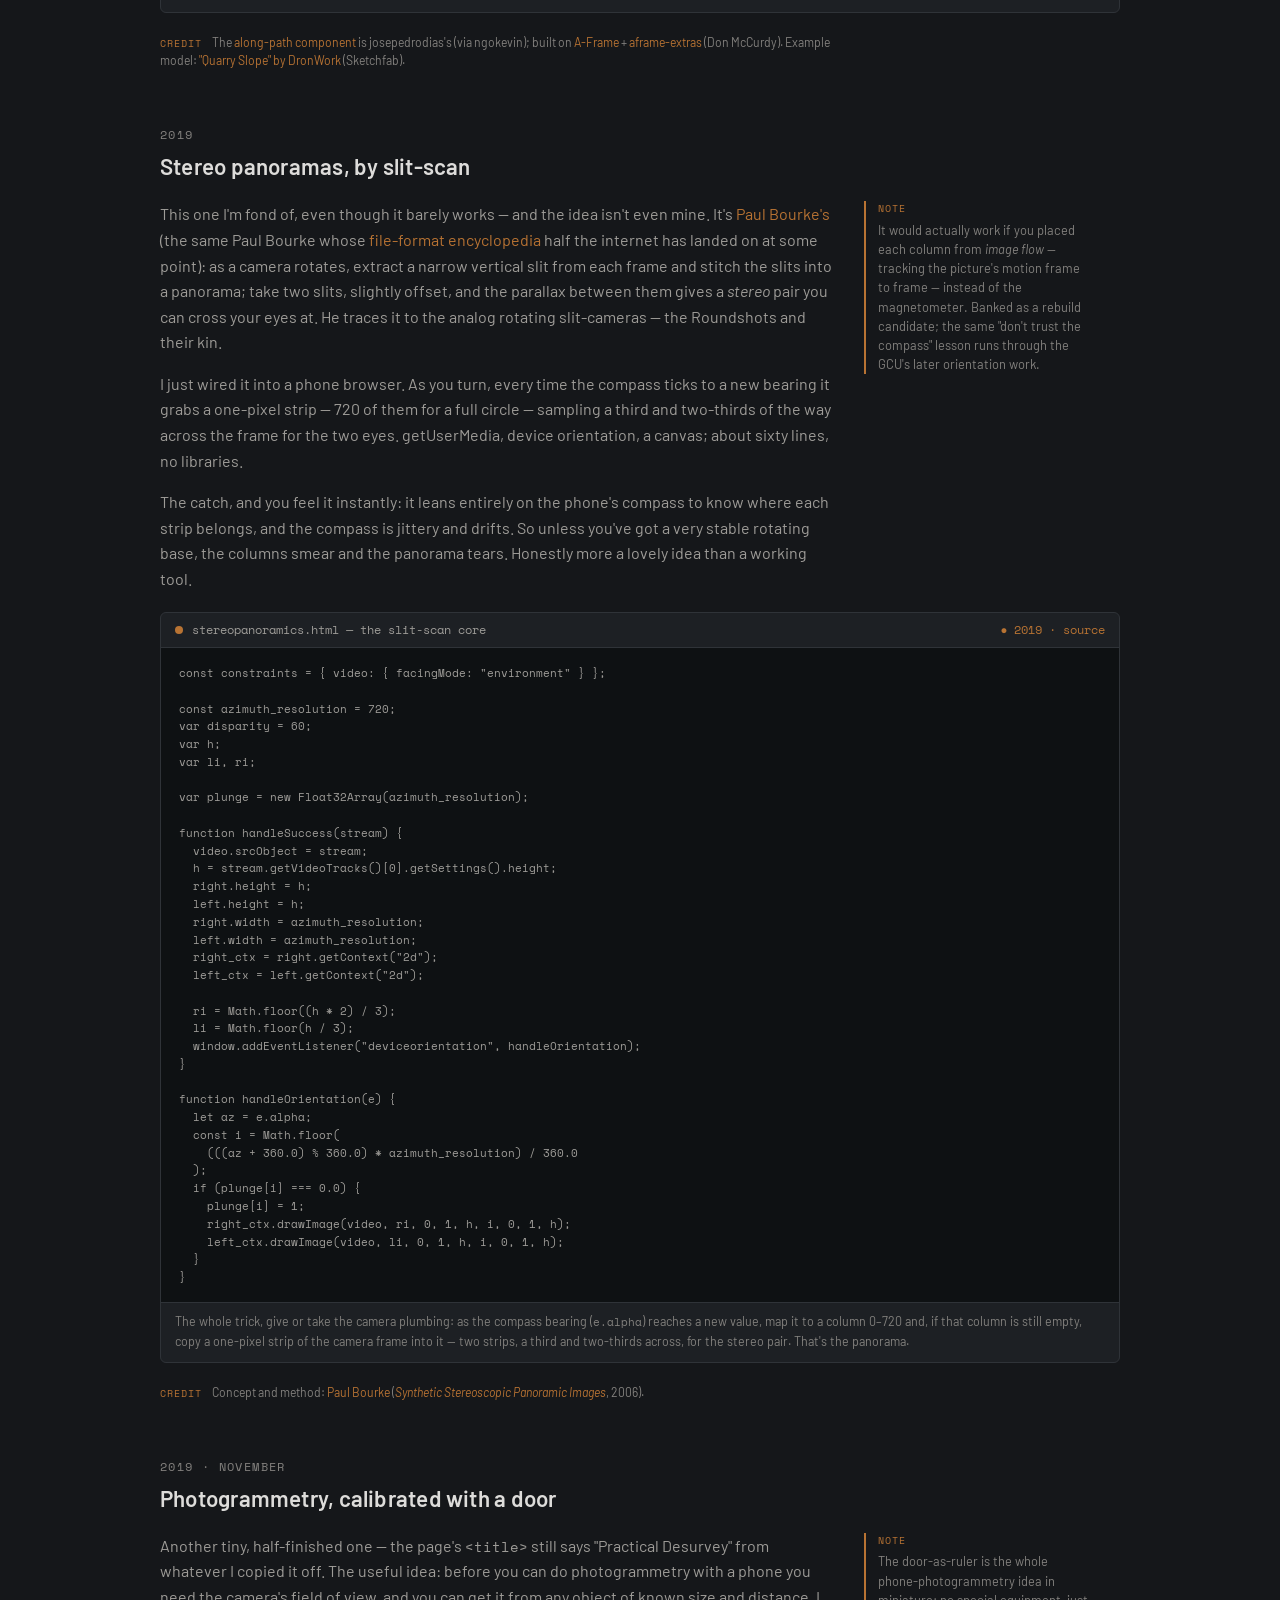
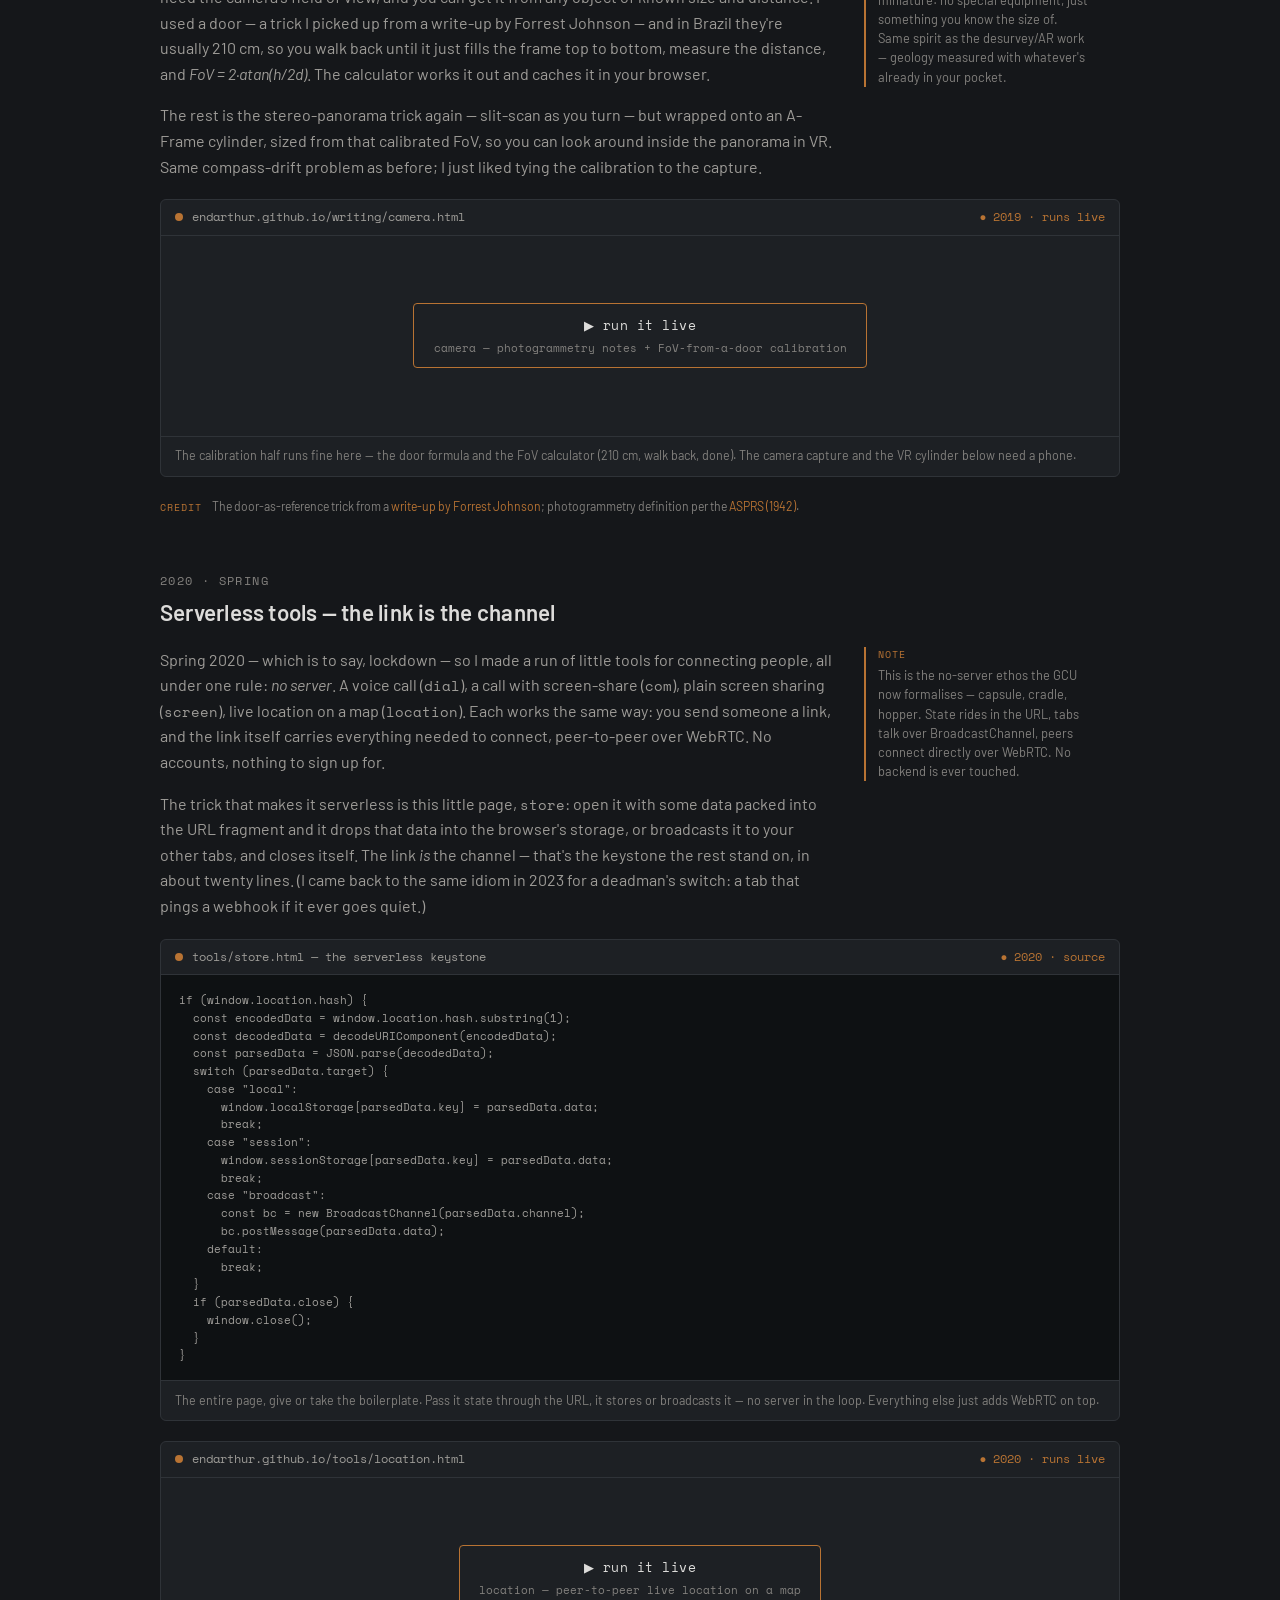
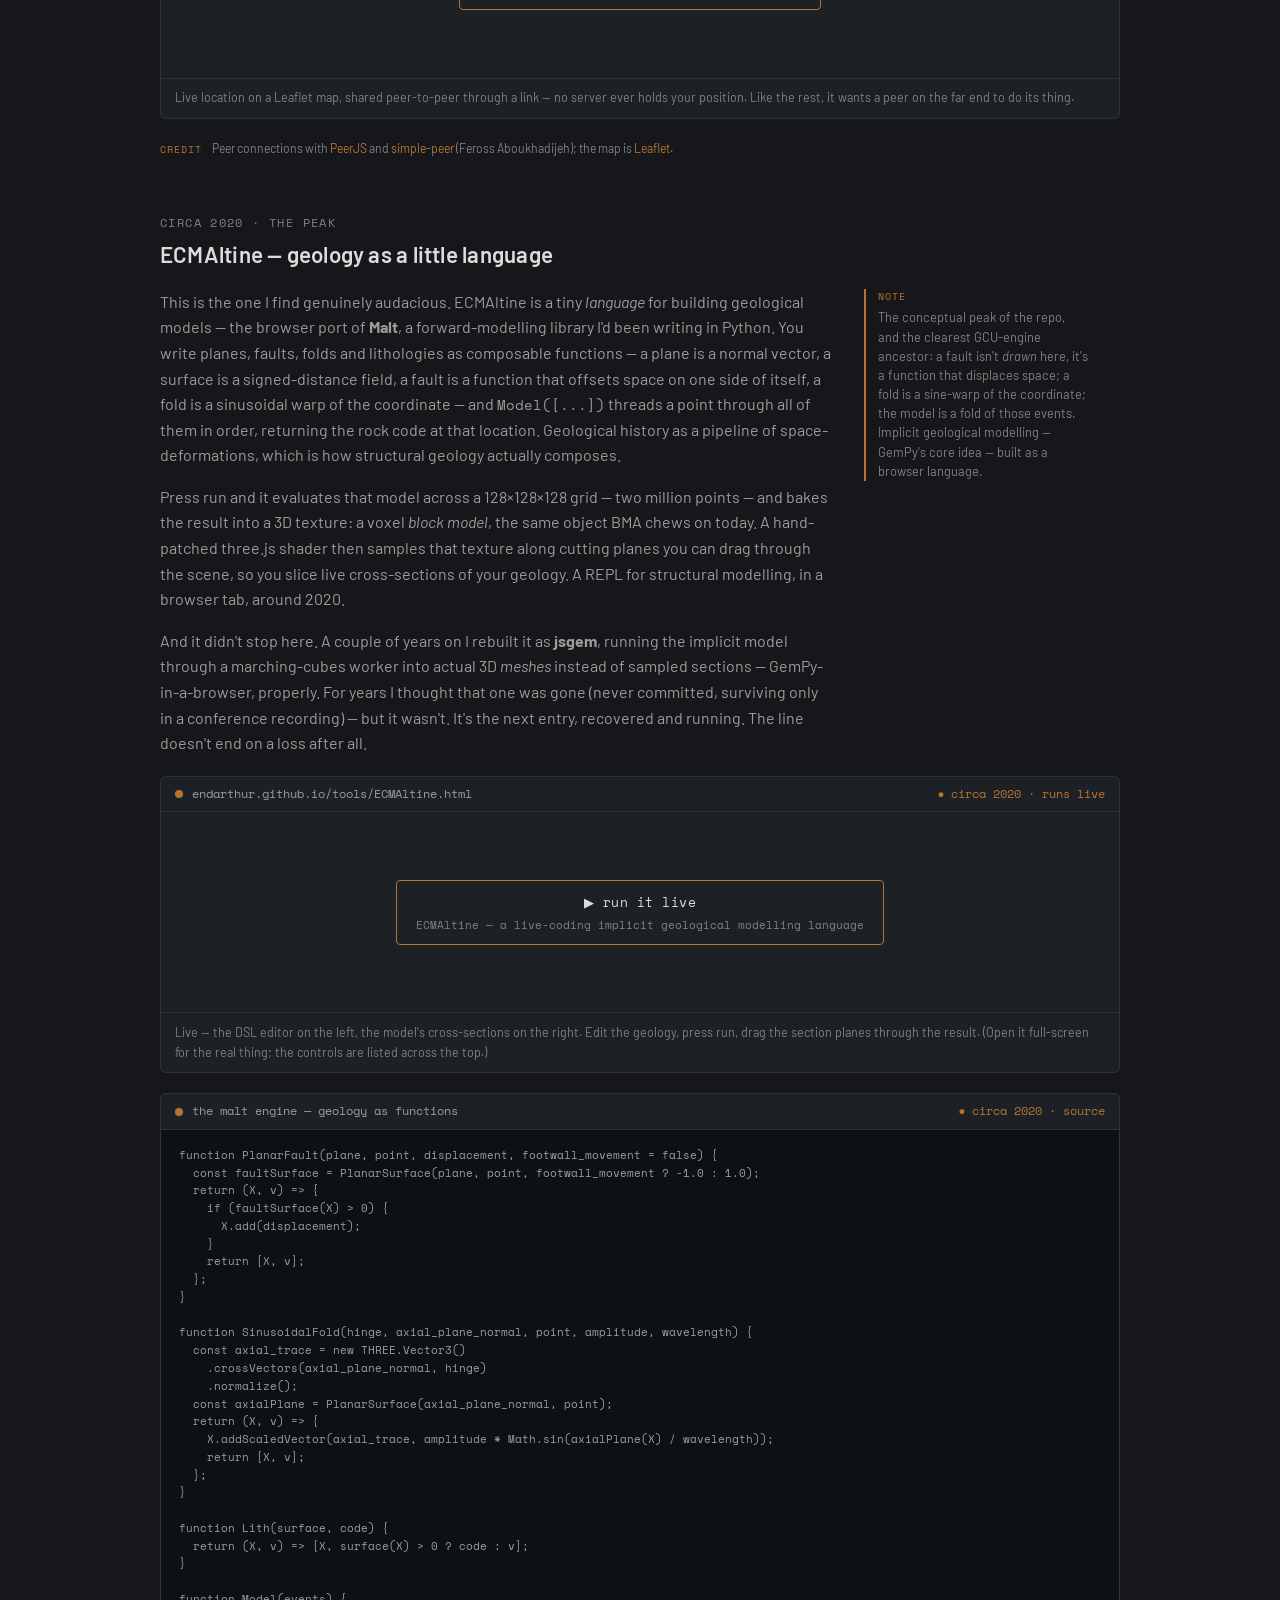
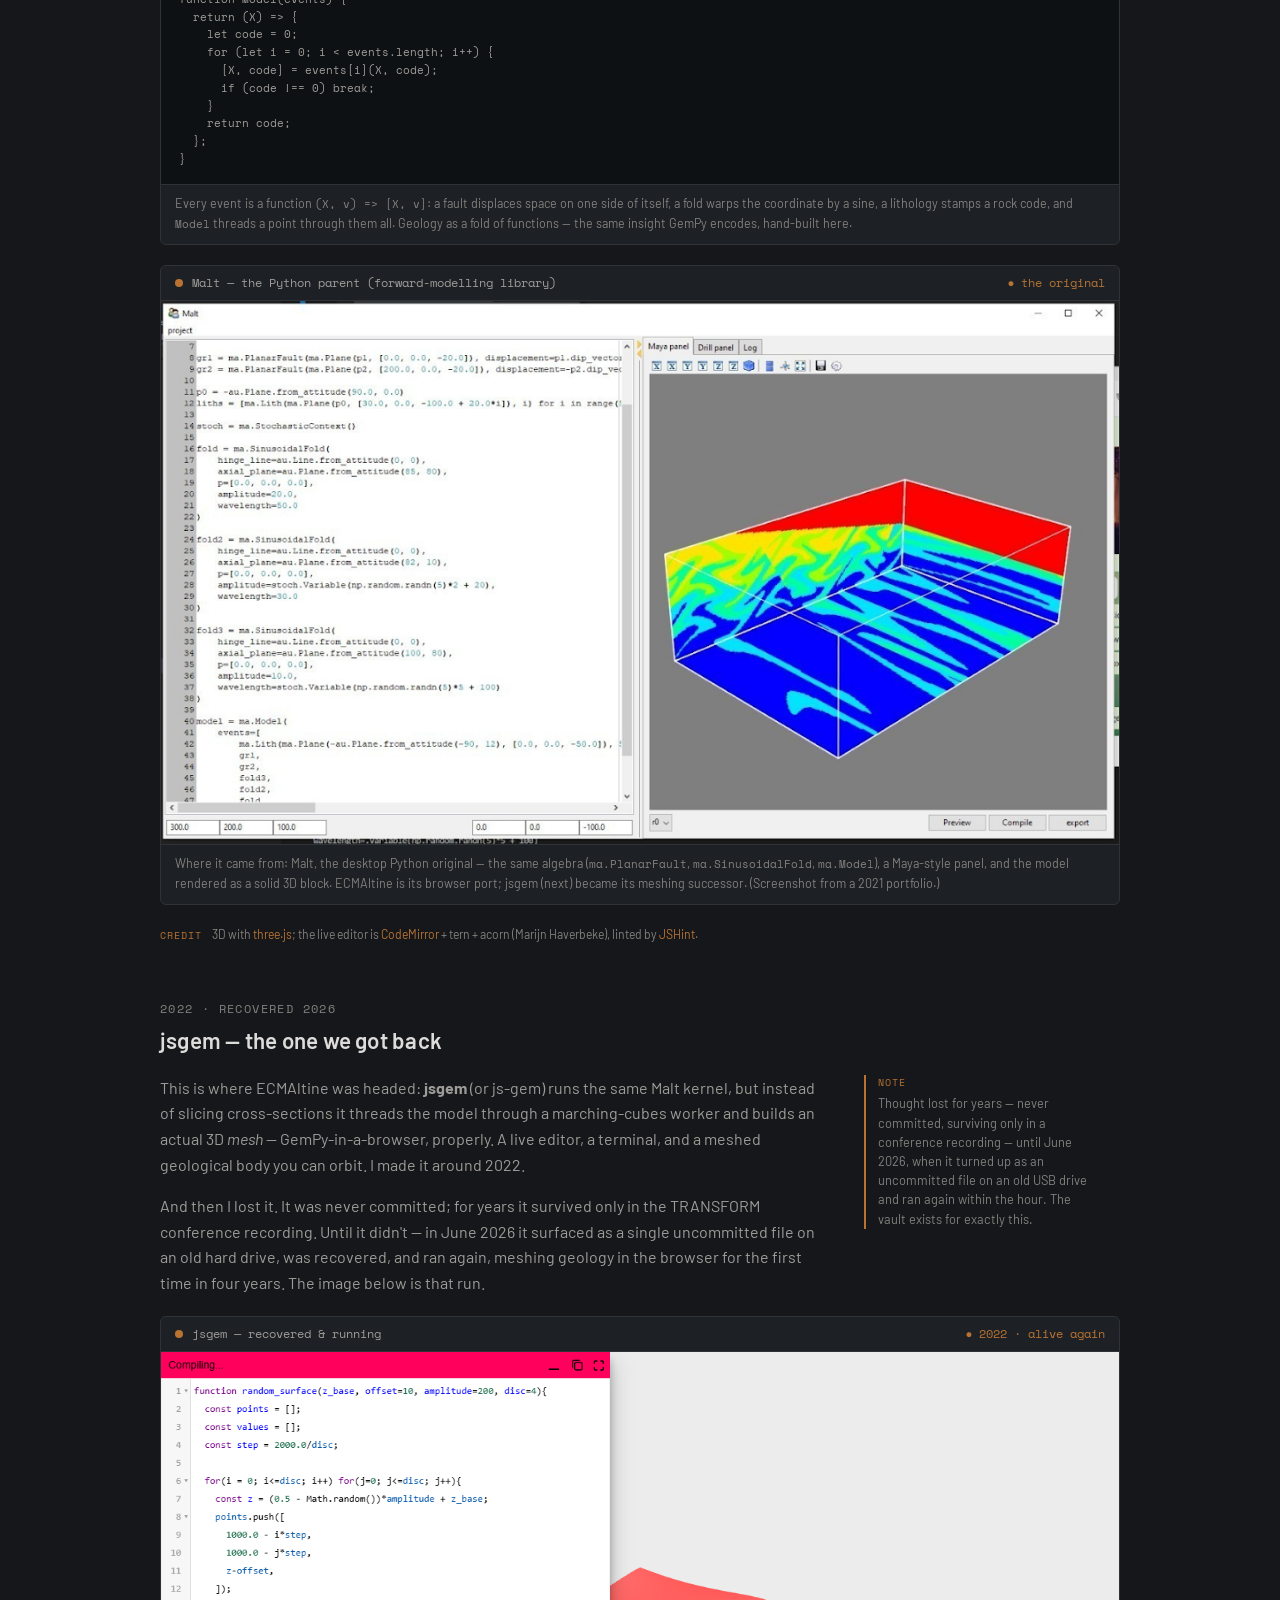
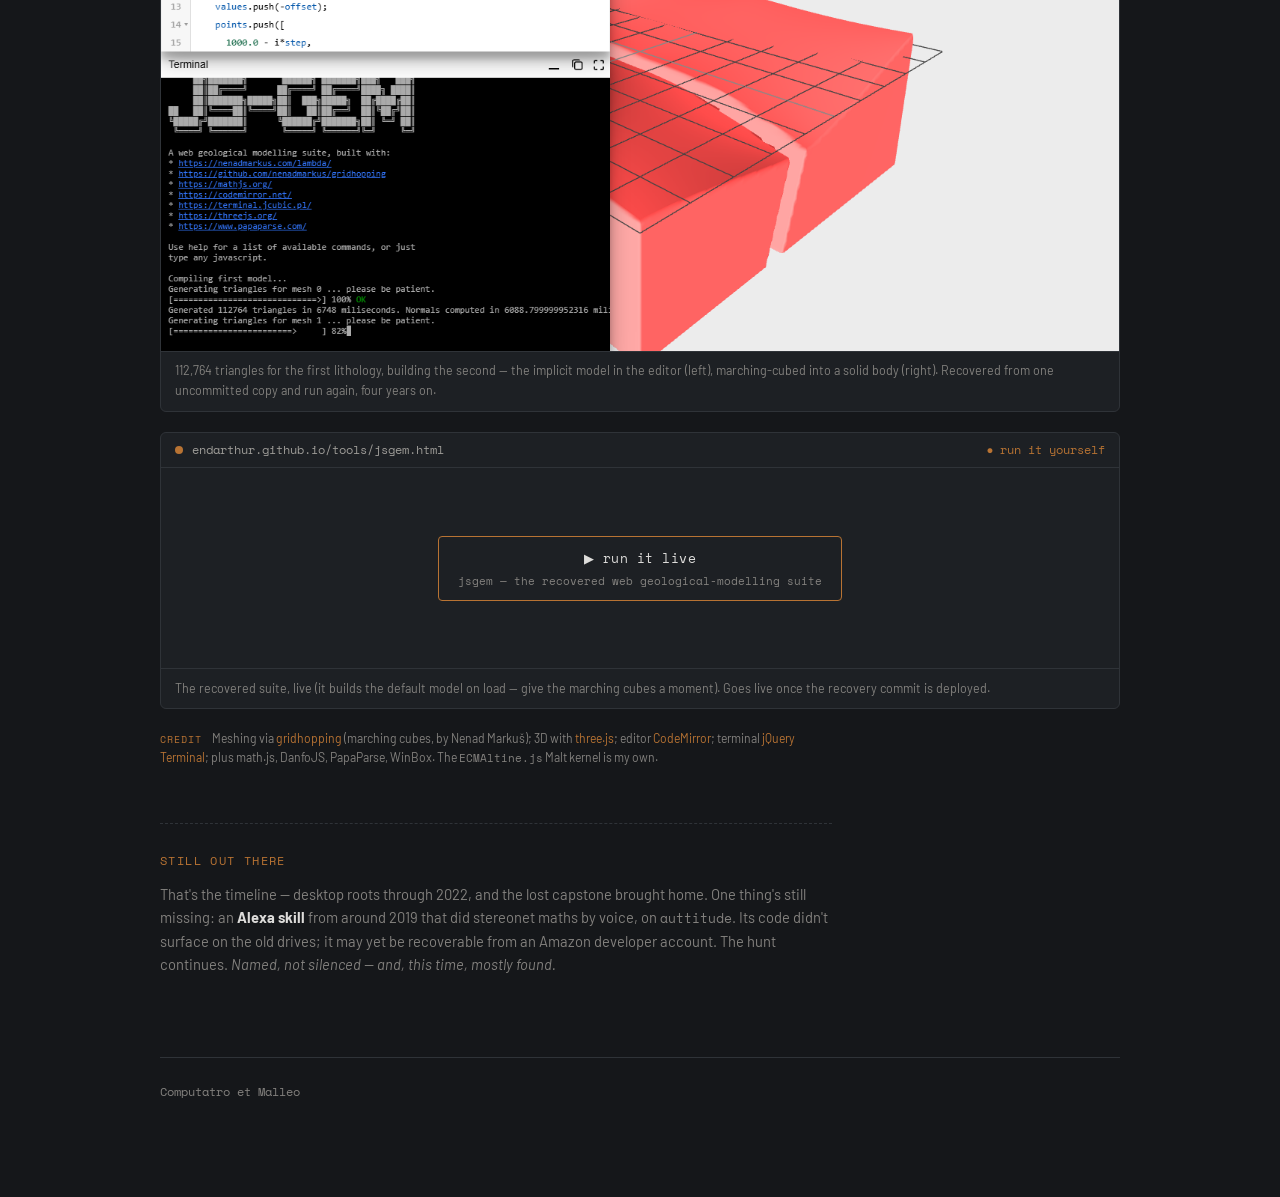
<file: previous/index.html>
<!DOCTYPE html>
<html lang="en" data-theme="dark">
<head>
    <meta charset="UTF-8">
    <meta name="viewport" content="width=device-width, initial-scale=1.0">
    <title>Previous — older work</title>
    <link rel="icon" type="image/svg+xml" href="../gcu-favicon-32.svg">

    <!-- GCU design system (switchboard) + its typefaces -->
    <link rel="stylesheet" href="../switchboard.css">
    <link rel="preconnect" href="https://fonts.googleapis.com">
    <link rel="preconnect" href="https://fonts.gstatic.com" crossorigin>
    <link rel="stylesheet" href="https://fonts.googleapis.com/css2?family=Barlow:wght@400;500;600&family=Space+Mono&display=swap">

    <style>
        /* previous/ — a reading surface. switchboard owns the system (tokens · type ·
           basalt · copper). gwern owns the reading dialect only (measure · margin
           sidenotes · stamps). The past is shown running, in its own skin. */
        :root { --brand-copper: #b87333; --brand-copper-bright: #d4894a; }

        * { margin: 0; padding: 0; box-sizing: border-box; }

        body {
            background: var(--au-surface);
            color: var(--au-fg-muted);
            font-family: var(--au-font-sans);
            line-height: 1.6;
            min-height: 100vh;
        }
        a { color: var(--brand-copper); text-decoration: none; }
        a:hover { color: var(--brand-copper-bright); text-decoration: underline; }
        code { font-family: var(--au-font-mono); font-size: 0.9em; }

        .page { max-width: 64rem; margin: 0 auto; padding: 3.5rem 2rem 6rem; }
        .measure { max-width: 42rem; }

        .home-link {
            display: inline-block; font-family: var(--au-font-mono); font-size: 0.72rem;
            letter-spacing: 0.05em; color: var(--au-fg-soft); text-decoration: none; margin-bottom: 1.6rem;
        }
        .home-link:hover { color: var(--brand-copper); }
        header.masthead { margin-bottom: 2.5rem; }
        header.masthead h1 {
            font-weight: 600; font-size: 1.9rem; color: var(--au-fg);
            letter-spacing: 0.01em; line-height: 1.1;
        }
        header.masthead .sub { color: var(--au-fg-soft); font-size: 0.95rem; margin-top: 0.3rem; }

        .lede p { color: var(--au-fg-soft); margin-bottom: 1rem; }
        .lede em { color: var(--au-fg); font-style: normal; font-weight: 500; }

        .entry { margin-top: 3.5rem; }
        .stamp {
            font-family: var(--au-font-mono); font-size: 0.72rem;
            color: var(--au-fg-soft); text-transform: uppercase; letter-spacing: 0.12em;
        }
        .entry h2 {
            font-weight: 600; font-size: 1.4rem; color: var(--au-fg);
            margin: 0.3rem 0 1rem; letter-spacing: 0.01em;
        }
        .entry p { margin-bottom: 1rem; }

        /* sidenotes → right margin on wide screens, inline otherwise */
        .sidenote {
            font-size: 0.8rem; line-height: 1.5; color: var(--au-fg-soft);
            border-left: 2px solid var(--brand-copper); padding-left: 0.75rem;
        }
        @media (min-width: 60rem) {
            .sidenote { float: right; clear: right; width: 14rem; margin-right: -16rem; margin-bottom: 1rem; }
        }
        @media (max-width: 60rem) { .sidenote { margin: 1rem 0; } }
        .sidenote .sn-label {
            display: block; font-family: var(--au-font-mono); font-size: 0.65rem;
            text-transform: uppercase; letter-spacing: 0.1em;
            color: var(--brand-copper); margin-bottom: 0.25rem;
        }

        /* specimen: a live artifact, framed like equipment, scaled to fit (no h-scroll) */
        .specimen {
            border: 1px solid var(--au-border, #2a2f31); border-radius: 6px; overflow: hidden;
            background: var(--au-surface-raised, #16191b); margin: 1.25rem 0;
        }
        .specimen .bar {
            display: flex; align-items: center; gap: 0.6rem; padding: 0.5rem 0.85rem;
            border-bottom: 1px solid var(--au-border, #2a2f31);
            font-family: var(--au-font-mono); font-size: 0.72rem; color: var(--au-fg-soft);
        }
        .specimen .dot { width: 8px; height: 8px; border-radius: 50%; background: var(--brand-copper); flex: none; }
        .specimen .bar .url { color: var(--au-fg-muted); }
        .specimen .bar .live { margin-left: auto; color: var(--brand-copper); }
        .specimen .embed { width: 100%; overflow: hidden; background: #fff; }
        .specimen .embed iframe { border: 0; display: block; transform-origin: top left; }
        /* click-to-run: heavy embeds stay dormant until asked, so the page never chugs */
        .specimen .embed.off { min-height: 200px; background: var(--au-surface-raised, #16191b);
            display: flex; align-items: center; justify-content: center; }
        .specimen .embed.off iframe { display: none; }
        .specimen .run-btn {
            font-family: var(--au-font-mono); font-size: 0.82rem; letter-spacing: 0.04em;
            color: var(--au-fg); background: transparent; cursor: pointer; text-align: center;
            border: 1px solid var(--brand-copper); border-radius: 4px; padding: 0.7rem 1.2rem;
            transition: background var(--au-dur, .15s) var(--au-ease, ease), color var(--au-dur, .15s) var(--au-ease, ease);
        }
        .specimen .run-btn:hover { background: var(--brand-copper); color: #0e1113; }
        .specimen .run-btn small { display: block; color: var(--au-fg-soft); font-size: 0.66rem;
            margin-top: 0.3rem; letter-spacing: 0; }
        .specimen .run-btn:hover small { color: #0e1113; }
        /* poster variant — a static screenshot (for desktop apps that can't be embedded) */
        .specimen .poster { display: block; width: 100%; height: auto; }
        /* source variant — for artifacts where the code IS the thing to show */
        .specimen .source {
            margin: 0; padding: 1rem 1.1rem; overflow-x: auto; white-space: pre;
            background: #0e1113; tab-size: 2;
            font-family: var(--au-font-mono); font-size: 0.74rem; line-height: 1.5;
            color: var(--au-fg-muted);
        }
        .specimen figcaption {
            padding: 0.6rem 0.85rem; font-size: 0.78rem; color: var(--au-fg-soft);
            border-top: 1px solid var(--au-border, #2a2f31);
        }
        /* credit — preserve the attributions each original page made */
        .entry .credit {
            max-width: 42rem; margin-top: 1.1rem;
            font-size: 0.76rem; line-height: 1.55; color: var(--au-fg-soft);
        }
        .entry .credit b {
            font-family: var(--au-font-mono); font-weight: 400; font-size: 0.65rem;
            text-transform: uppercase; letter-spacing: 0.1em; color: var(--brand-copper);
            margin-right: 0.5rem;
        }

        .ahead { margin-top: 3.5rem; padding-top: 1.75rem; border-top: 1px dashed var(--au-border, #2a2f31); }
        .ahead .stamp { color: var(--brand-copper); }
        .ahead ul { margin: 0.75rem 0 0 1.1rem; color: var(--au-fg-soft); font-size: 0.92rem; }
        .ahead li { margin-bottom: 0.35rem; }

        footer.motto {
            margin-top: 5rem; padding-top: 1.5rem; border-top: 1px solid var(--au-border, #2a2f31);
            font-family: var(--au-font-mono); font-size: 0.75rem; color: var(--au-fg-soft);
        }
    </style>
</head>
<body>
    <div class="page">
        <a class="home-link" href="https://gentropic.org/">← gentropic.org</a>
        <header class="masthead">
            <h1>Previous</h1>
            <div class="sub">older work, mostly geology in a browser</div>
        </header>

        <div class="measure lede">
            <p>
                Most of this is older than the GCU's name. It starts at my master's, with desktop
                tools I wrote in Python, and moves into the browser once I picked up JavaScript around
                2017 — mostly to get geology into a tab (stereonets, a phone compass, drillhole tools),
                partly because the browser APIs were fun to poke at.
            </p>
            <p>
                The desktop tools are shown as screenshots, since they don't run in a browser;
                everything after is collected still <em>running</em>, in its original state, rather
                than as screenshots of dead links. A fair amount of what the GCU does now started as
                one of these.
            </p>
        </div>

        <!-- ───────────────────────── circa 2016 · desktop roots ───────────────────────── -->
        <article class="entry">
            <div class="measure">
                <div class="stamp">circa 2016 · before the browser</div>
                <h2>Desktop roots — the master's tools</h2>

                <aside class="sidenote">
                    <span class="sn-label">note</span>
                    <code>auttitude</code> — the structural-geology engine behind everything that
                    follows, right up to today's <a href="https://www.npmjs.com/package/@gcu/bearing">@gcu/bearing</a>
                    — lives here, in OpenStereo. The browser experiments after this are mostly ports
                    and sketches off these desktop tools.
                </aside>

                <p>
                    Before endarthur.github.io existed there were desktop tools, written in Python.
                    The main one is <strong>OpenStereo</strong> — a GUI for directional-data and
                    structural-geology analysis (load orientation data, plot poles and great circles on
                    a stereonet, contour their density, run the statistics). It isn't mine originally:
                    it was created by Carlos Grohmann and Ginaldo Campanha at USP around 2010. I took it
                    over for the 2.0 rewrite as my master's work and still maintain it — and I built its
                    numerical engine, <code>auttitude</code>, as a separate library, which is exactly
                    why I could later port a slice of it to JavaScript for the browser compass and
                    everything that came after.
                </p>
                <p>
                    The other line is mesh analysis. <strong>Capivaras</strong> takes a photogrammetry
                    model of an outcrop and lets you pick surfaces straight off it on the GPU —
                    extracting attitudes and roughness, and tracing structures semi-automatically with
                    Dijkstra's shortest path over the mesh treated as a graph. It's the self-contained
                    successor to ply2atti and scanline. The AR-desurvey and photogrammetry experiments
                    later in the browser are the lightweight cousins of this.
                </p>
            </div>

            <figure class="specimen">
                <div class="bar">
                    <span class="dot"></span>
                    <span class="url">OpenStereo 2.0b — directional-data analysis (Python)</span>
                    <span class="live">● the master's project</span>
                </div>
                <img class="poster" src="img/openstereo.png"
                     alt="OpenStereo — desktop stereonet analysis GUI with poles and density contours">
                <figcaption>
                    Poles and density contours on an equal-area net (the Tocher dataset, 200 poles).
                    The desktop home of <code>auttitude</code> — and where the stereonet thread that
                    runs through this whole page begins.
                </figcaption>
            </figure>

            <figure class="specimen">
                <div class="bar">
                    <span class="dot"></span>
                    <span class="url">Capivaras — GPU-picking outcrop-mesh analysis (Python)</span>
                    <span class="live">● the mesh line</span>
                </div>
                <img class="poster" src="img/capivaras.png"
                     alt="Capivaras — plane sets picked off a photogrammetry outcrop mesh">
                <figcaption>
                    Plane sets picked straight off a photogrammetry outcrop mesh; traces by
                    shortest-path over the mesh-as-graph. The self-contained successor to ply2atti +
                    scanline.
                </figcaption>
            </figure>

            <p class="credit"><b>credit</b> <a href="http://carlosgrohmann.com/openstereo/">OpenStereo</a>
                was created by C.H. Grohmann &amp; G.A.C. Campanha (USP, AGU 2010); I did the 2.0
                rewrite, maintain it, and built its <code>auttitude</code> engine. Capivaras is part of
                Camila Duelis Viana's PhD; its predecessors ply2atti + scanline are from Viana (2016).</p>
        </article>

        <!-- ───────────────────────── 2017 ───────────────────────── -->
        <article class="entry">
            <div class="measure">
                <div class="stamp">2017 · the first page</div>
                <h2>Stereonets on HTML</h2>

                <aside class="sidenote">
                    <span class="sn-label">note</span>
                    The stereonet runs on <code>auttitude</code>, a small structural-geology
                    library I'd been writing. Its descendant,
                    <a href="https://www.npmjs.com/package/@gcu/bearing">@gcu/bearing</a>, draws
                    the stereonet on the current GCU landing — same idea, about eight years apart.
                </aside>

                <p>
                    My first personal page. The heading — <em>Computatro et Malleo</em>, roughly
                    "by computer and by hammer" — stuck, and it's still the motto. I'd just picked
                    up JavaScript and wanted to see what the browser could do with structural data.
                </p>
                <p>
                    On a phone it works as a rough geological compass: device orientation drives an
                    equal-area stereonet, with a trigger to lock a reading. It's experimental — I
                    wouldn't measure anything real with it — but it's where the habit of putting
                    geology in a browser started.
                </p>
            </div>

            <figure class="specimen">
                <div class="bar">
                    <span class="dot"></span>
                    <span class="url">endarthur.github.io</span>
                    <span class="live">● 2017 · runs live</span>
                </div>
                <div class="embed">
                    <iframe data-src="https://endarthur.github.io/" loading="lazy"
                            data-w="1100" data-h="680"
                            title="endarthur.github.io — the 2017 front page"></iframe>
                </div>
                <figcaption>
                    The actual page, embedded and running. On a desktop it's the static stereonet
                    and the motto; on a phone with a compass it becomes the instrument. The sibling
                    <a href="https://endarthur.github.io/os.html">os.html</a> is a dedicated plotter.
                </figcaption>
            </figure>
            <p class="credit"><b>credit</b> Device-orientation handled with
                <a href="https://github.com/dorukeker/gyronorm.js">gyronorm.js</a> (Doruk Eker);
                the stereonet maths is my own <code>auttitude</code>.</p>
        </article>

        <!-- ───────────────────────── 2017–2018 · Digikom ───────────────────────── -->
        <article class="entry">
            <div class="measure">
                <div class="stamp">2017–2018 · DIGItal KOMpass</div>
                <h2>Digikom — the phone becomes the needle</h2>

                <aside class="sidenote">
                    <span class="sn-label">note</span>
                    Serverless by instinct, already: phone and desktop pair <em>peer-to-peer</em> over
                    WebRTC with no server, and you connect them by scanning a QR code — a whole little
                    app joined by a QR, years before that became a GCU habit (capsule, cradle).
                </aside>

                <p>
                    DIGItal KOMpass — and despite my presenting it at TRANSFORM 2020, it's really a
                    2017 thing (the copyright header gives it away), the front page's very next step.
                    The page-as-compass was fine, but the screen sits on the same device you're pressing
                    against the rock. So I split it in two: the phone is the sensor, the desktop is the
                    display, and they talk straight to each other over WebRTC. You pair them by scanning
                    a QR the desktop shows — no server, no app, no accounts.
                </p>
                <p>
                    It's also where those toolbar icons live that you spotted first — the save-floppy
                    and the dip-pen, drawn by hand on millimetre paper and typed out as SVG paths,
                    coordinate by coordinate. I'd lost the source years ago; this copy was pulled back
                    from the deployed page, so it's preserved now, hand-drawn icons and all.
                </p>
            </div>

            <figure class="specimen">
                <div class="bar">
                    <span class="dot"></span>
                    <span class="url">previous/digikom/ — recovered from digikom.surge.sh</span>
                    <span class="live">● 2017 · preserved</span>
                </div>
                <div class="embed">
                    <iframe data-src="digikom/index.html" loading="lazy"
                            data-w="1100" data-h="620"
                            title="Digikom — the preserved DIGItal KOMpass app"></iframe>
                </div>
                <figcaption>
                    The recovered app, running from a local copy so it outlives surge.sh. On a desktop:
                    the stereonet, the connect-phone QR, and that hand-drawn toolbar; pair a phone and
                    its orientation drives the plot.
                </figcaption>
            </figure>

            <figure class="specimen">
                <div class="bar">
                    <span class="dot"></span>
                    <span class="url">the hand-drawn toolbar — SVG typed off graph paper</span>
                    <span class="live">● 2017 · source</span>
                </div>
<pre class="source"><code>&lt;g id="saveFloppy" transform="translate(82) scale(.5)"&gt;
  &lt;path d="M 0 0 H 24 L 25 1 V 26 H 0 Z" /&gt;
  &lt;path d="M 2.2 26 V 11 H 22 V 26" /&gt;
  &lt;path d="M 2.2 0 V 8 A 1 1 0 0 0 3.2 9 H 18 A 1 1 0 0 0 19 8 V 0" /&gt;
  &lt;path d="M 6 0 V 8 A 1 1 0 0 0 7 9 H 18 A 1 1 0 0 0 19 8 V 0" /&gt;
  &lt;path d="M 13 1 H 17 V 8 H 13 Z" /&gt;
  &lt;path d="M 23 23 H 24 V 24 H 23 Z" /&gt;
  &lt;path d="M 0.6 23 H 1.6 V 24 H 0.6 Z" /&gt;
&lt;/g&gt;
&lt;g id="toggleMarker" transform="translate(15) rotate(45) scale(.5)"&gt;
  &lt;path d="M 0 0 V 20 H 7 V 0" /&gt;
  &lt;path d="M 1.5 20 V 25 H 5.5 V 20" /&gt;
  &lt;path d="M 3 25 V 30 H 4 V 25" /&gt;
  &lt;path d="M 3 30 V 31 H 4 V 30 Z" fill-opacity="1" /&gt;
&lt;/g&gt;</code></pre>
                <figcaption>
                    The save-floppy (with its clipped corner and the little shutter arcs) and the
                    dip-pen — every coordinate a whole or half integer, read straight off the grid. A
                    third icon, a "clear" page, sits commented-out in the original, never finished.
                </figcaption>
            </figure>

            <p class="credit"><b>credit</b> Peer-to-peer with <a href="https://peerjs.com/">PeerJS</a>;
                device orientation via <a href="https://github.com/dorukeker/gyronorm.js">gyronorm.js</a>
                (Doruk Eker); QR codes by <a href="https://davidshimjs.github.io/qrcodejs/">qrcodejs</a>
                (David Shim); stereonet maths my own <code>auttitude</code>.</p>
        </article>

        <!-- ───────────────────────── 2019 · june ───────────────────────── -->
        <article class="entry">
            <div class="measure">
                <div class="stamp">2019 · june</div>
                <h2>Drillhole desurvey, with the maths shown</h2>

                <aside class="sidenote">
                    <span class="sn-label">note</span>
                    Desurveying — turning a hole's depth/azimuth/dip survey into a real 3D path — is
                    the oldest ancestor of the GCU's drillhole and block-model work. Same job,
                    hand-rolled in a browser tab.
                </aside>

                <p>
                    This is the one I kept coming back to. Desurveying is the unglamorous step that
                    turns a drillhole's downhole survey — depth, azimuth, dip at intervals — into an
                    actual path in 3D, and it's fiddlier than it looks. So I wrote out the derivation
                    (tangent and minimum-curvature), and then, because it's easier to see than read,
                    built a small three.js drillhole editor next to it.
                </p>
                <p>
                    Paste a survey, set lithology intervals, watch the hole draw in 3D, export a GLB —
                    and that GLB feeds the AR and WebXR viewers, so you can stand a drillhole on your
                    desk through a phone. Maths, tool, and pipeline in one page.
                </p>
            </div>

            <figure class="specimen">
                <div class="bar">
                    <span class="dot"></span>
                    <span class="url">endarthur.github.io/writing/desurvey.html</span>
                    <span class="live">● 2019 · runs live</span>
                </div>
                <div class="embed">
                    <iframe data-src="https://endarthur.github.io/writing/desurvey.html" loading="lazy"
                            data-w="1100" data-h="760"
                            title="desurvey — derivation + interactive drillhole editor"></iframe>
                </div>
                <figcaption>
                    The page itself — the derivation up top, the interactive drillhole editor below.
                    Written in 2019, tweaked through 2020: the maths didn't change, the browser APIs did.
                </figcaption>
            </figure>
            <p class="credit"><b>credit</b> Method after the drillhole-desurvey write-ups by the
                <a href="https://web.archive.org/web/20190628005247/https://blog.leapfrog3d.com/2013/06/20/the-dark-art-of-drillhole-desurveying/">Leapfrog blog</a>
                and <a href="https://web.archive.org/web/20190628214612/http://home.btconnect.com/SiliconDale/silicon13.htm">Steve Henley</a>;
                3D + GLTF export with <a href="https://threejs.org/">three.js</a> (its official exporter example).</p>
        </article>

        <!-- ───────────────────────── 2019 · june 28 ───────────────────────── -->
        <article class="entry">
            <div class="measure">
                <div class="stamp">2019 · june 28</div>
                <h2>The stereonet calculator</h2>

                <aside class="sidenote">
                    <span class="sn-label">note</span>
                    This is <code>auttitude</code> becoming a real JavaScript library — the same code
                    that, a few iterations on, is <a href="https://www.npmjs.com/package/@gcu/bearing">@gcu/bearing</a>.
                    The 2017 page used its first rough version; here it's getting structured.
                </aside>

                <p>
                    Made the day after desurvey, and about as bare as it looks: an equal-area
                    stereonet and two number boxes. Type a plane's attitude — dip direction and dip —
                    and its pole and great circle move on the net as you type. That's the whole
                    interface, and honestly that's all I wanted: the smallest possible "see the
                    geometry while you enter it."
                </p>
                <p>
                    The real work was underneath. I was porting <code>auttitude</code> — my
                    structural-geology library — to JavaScript properly, as ES modules this time. Half
                    the source is commented-out experiments: arcs between points, small circles, plane
                    intersections. It's more workbench than page, and I kept it that way.
                </p>
            </div>

            <figure class="specimen">
                <div class="bar">
                    <span class="dot"></span>
                    <span class="url">endarthur.github.io/writing/attitude.html</span>
                    <span class="live">● 2019 · runs live</span>
                </div>
                <div class="embed">
                    <iframe data-src="https://endarthur.github.io/writing/attitude.html" loading="lazy"
                            data-w="1100" data-h="600"
                            title="attitude — interactive stereonet calculator"></iframe>
                </div>
                <figcaption>
                    Live — type an attitude in the two boxes and the plane moves, pole and great
                    circle. Sparse on purpose; the work was porting auttitude to JS underneath.
                </figcaption>
            </figure>
        </article>

        <!-- ───────────────────────── 2019 · july ───────────────────────── -->
        <article class="entry">
            <div class="measure">
                <div class="stamp">2019 · july</div>
                <h2>VR on a path</h2>

                <aside class="sidenote">
                    <span class="sn-label">note</span>
                    A tool that writes a tool — the generator's whole job is to assemble another
                    <em>self-contained</em> page you just host and open. That "the output is one file
                    you can run anywhere" instinct is the same one behind the GCU's single-file work.
                </aside>

                <p>
                    Exactly what it says, and yes — it's a bit nauseating. A-Frame had just made WebVR
                    genuinely easy, so I made a small generator: mark a path over a 3D model in MeshLab
                    point by point, hand it the model and the picked-points file, set a camera height
                    and a duration, and it spits out a standalone HTML page that flies you along that
                    path in VR — phone, headset, whatever. The fly-along-the-path motion itself is a
                    component by josepedrodias (via an answer from ngokevin) — that did most of the
                    real work; I wrote the part that assembles the page. Mostly I was flying through
                    photogrammetry models of outcrops.
                </p>
                <p>
                    There's no collision detection, so the camera will happily hug and clip through the
                    ground if you forget to lift it, and a quick path is a straight line to motion
                    sickness — the page literally suggests shrinking the model and slowing down to
                    cope. Janky, but I'm still fond of it.
                </p>
            </div>

            <figure class="specimen">
                <div class="bar">
                    <span class="dot"></span>
                    <span class="url">endarthur.github.io/writing/aframe_path.html</span>
                    <span class="live">● 2019 · runs live</span>
                </div>
                <div class="embed">
                    <iframe data-src="https://endarthur.github.io/writing/aframe_path.html" loading="lazy"
                            data-w="1100" data-h="720"
                            title="aframe_path — a generator for VR flythrough pages"></iframe>
                </div>
                <figcaption>
                    The generator itself — pick a path in MeshLab, give it the model and a duration,
                    and it downloads a standalone VR page. The flythrough (and the nausea) is the
                    generated output, not this form.
                </figcaption>
            </figure>
            <p class="credit"><b>credit</b> The
                <a href="https://stackoverflow.com/a/39518746/1457481">along-path component</a>
                is josepedrodias's (via ngokevin); built on <a href="https://aframe.io/">A-Frame</a>
                + <a href="https://github.com/n5ro/aframe-extras">aframe-extras</a> (Don McCurdy).
                Example model: <a href="https://sketchfab.com/3d-models/quarry-slope-616d5d03047c47028fed7ae7b0488d94">"Quarry Slope" by DronWork</a> (Sketchfab).</p>
        </article>

        <!-- ───────────────────────── 2019 · stereo panoramas ───────────────────────── -->
        <article class="entry">
            <div class="measure">
                <div class="stamp">2019</div>
                <h2>Stereo panoramas, by slit-scan</h2>

                <aside class="sidenote">
                    <span class="sn-label">note</span>
                    It would actually work if you placed each column from <em>image flow</em> —
                    tracking the picture's motion frame to frame — instead of the magnetometer.
                    Banked as a rebuild candidate; the same "don't trust the compass" lesson runs
                    through the GCU's later orientation work.
                </aside>

                <p>
                    This one I'm fond of, even though it barely works — and the idea isn't even mine.
                    It's <a href="https://paulbourke.net/stereographics/stereopanoramic/">Paul Bourke's</a>
                    (the same Paul Bourke whose <a href="https://paulbourke.net/dataformats/">file-format
                    encyclopedia</a> half the internet has landed on at some point): as a camera rotates,
                    extract a narrow vertical slit from each frame and stitch the slits into a panorama;
                    take two slits, slightly offset, and the parallax between them gives a <em>stereo</em>
                    pair you can cross your eyes at. He traces it to the analog rotating slit-cameras —
                    the Roundshots and their kin.
                </p>
                <p>
                    I just wired it into a phone browser. As you turn, every time the compass ticks to a
                    new bearing it grabs a one-pixel strip — 720 of them for a full circle — sampling a
                    third and two-thirds of the way across the frame for the two eyes. getUserMedia,
                    device orientation, a canvas; about sixty lines, no libraries.
                </p>
                <p>
                    The catch, and you feel it instantly: it leans entirely on the phone's compass to
                    know where each strip belongs, and the compass is jittery and drifts. So unless
                    you've got a very stable rotating base, the columns smear and the panorama tears.
                    Honestly more a lovely idea than a working tool.
                </p>
            </div>

            <figure class="specimen">
                <div class="bar">
                    <span class="dot"></span>
                    <span class="url">stereopanoramics.html — the slit-scan core</span>
                    <span class="live">● 2019 · source</span>
                </div>
<pre class="source"><code>const constraints = { video: { facingMode: "environment" } };

const azimuth_resolution = 720;
var disparity = 60;
var h;
var li, ri;

var plunge = new Float32Array(azimuth_resolution);

function handleSuccess(stream) {
  video.srcObject = stream;
  h = stream.getVideoTracks()[0].getSettings().height;
  right.height = h;
  left.height = h;
  right.width = azimuth_resolution;
  left.width = azimuth_resolution;
  right_ctx = right.getContext("2d");
  left_ctx = left.getContext("2d");

  ri = Math.floor((h * 2) / 3);
  li = Math.floor(h / 3);
  window.addEventListener("deviceorientation", handleOrientation);
}

function handleOrientation(e) {
  let az = e.alpha;
  const i = Math.floor(
    (((az + 360.0) % 360.0) * azimuth_resolution) / 360.0
  );
  if (plunge[i] === 0.0) {
    plunge[i] = 1;
    right_ctx.drawImage(video, ri, 0, 1, h, i, 0, 1, h);
    left_ctx.drawImage(video, li, 0, 1, h, i, 0, 1, h);
  }
}</code></pre>
                <figcaption>
                    The whole trick, give or take the camera plumbing: as the compass bearing
                    (<code>e.alpha</code>) reaches a new value, map it to a column 0–720 and, if that
                    column is still empty, copy a one-pixel strip of the camera frame into it — two
                    strips, a third and two-thirds across, for the stereo pair. That's the panorama.
                </figcaption>
            </figure>
            <p class="credit"><b>credit</b> Concept and method:
                <a href="https://paulbourke.net/stereographics/stereopanoramic/">Paul Bourke</a>
                (<a href="https://paulbourke.net/papers/vsmm2006/vsmm2006.pdf"><em>Synthetic Stereoscopic Panoramic Images</em></a>, 2006).</p>
        </article>

        <!-- ───────────────────────── 2019 · november ───────────────────────── -->
        <article class="entry">
            <div class="measure">
                <div class="stamp">2019 · november</div>
                <h2>Photogrammetry, calibrated with a door</h2>

                <aside class="sidenote">
                    <span class="sn-label">note</span>
                    The door-as-ruler is the whole phone-photogrammetry idea in miniature: no special
                    equipment, just something you know the size of. Same spirit as the desurvey/AR
                    work — geology measured with whatever's already in your pocket.
                </aside>

                <p>
                    Another tiny, half-finished one — the page's <code>&lt;title&gt;</code> still says
                    "Practical Desurvey" from whatever I copied it off. The useful idea: before you can
                    do photogrammetry with a phone you need the camera's field of view, and you can get
                    it from any object of known size and distance. I used a door — a trick I picked up
                    from a write-up by Forrest Johnson — and in Brazil they're usually 210&nbsp;cm, so
                    you walk back until it just fills the frame top to bottom, measure the distance, and
                    <em>FoV = 2·atan(h/2d)</em>. The calculator works it out and caches it in your browser.
                </p>
                <p>
                    The rest is the stereo-panorama trick again — slit-scan as you turn — but wrapped
                    onto an A-Frame cylinder, sized from that calibrated FoV, so you can look around
                    inside the panorama in VR. Same compass-drift problem as before; I just liked tying
                    the calibration to the capture.
                </p>
            </div>

            <figure class="specimen">
                <div class="bar">
                    <span class="dot"></span>
                    <span class="url">endarthur.github.io/writing/camera.html</span>
                    <span class="live">● 2019 · runs live</span>
                </div>
                <div class="embed">
                    <iframe data-src="https://endarthur.github.io/writing/camera.html" loading="lazy"
                            data-w="1100" data-h="620"
                            title="camera — photogrammetry notes + FoV-from-a-door calibration"></iframe>
                </div>
                <figcaption>
                    The calibration half runs fine here — the door formula and the FoV calculator
                    (210&nbsp;cm, walk back, done). The camera capture and the VR cylinder below need a
                    phone.
                </figcaption>
            </figure>
            <p class="credit"><b>credit</b> The door-as-reference trick from a
                <a href="https://web.archive.org/web/20131123073926/http://forestjohnson.blogspot.com/2010/01/how-to-measure-size-of-object-using.html">write-up by Forrest Johnson</a>;
                photogrammetry definition per the <a href="https://www.asprs.org/wp-content/uploads/pers/1942journal/dec/1942_dec_247-283.pdf">ASPRS (1942)</a>.</p>
        </article>

        <!-- ───────────────────────── 2020 · spring ───────────────────────── -->
        <article class="entry">
            <div class="measure">
                <div class="stamp">2020 · spring</div>
                <h2>Serverless tools — the link is the channel</h2>

                <aside class="sidenote">
                    <span class="sn-label">note</span>
                    This is the no-server ethos the GCU now formalises — capsule, cradle, hopper.
                    State rides in the URL, tabs talk over BroadcastChannel, peers connect directly
                    over WebRTC. No backend is ever touched.
                </aside>

                <p>
                    Spring 2020 — which is to say, lockdown — so I made a run of little tools for
                    connecting people, all under one rule: <em>no server</em>. A voice call
                    (<code>dial</code>), a call with screen-share (<code>com</code>), plain screen
                    sharing (<code>screen</code>), live location on a map (<code>location</code>). Each
                    works the same way: you send someone a link, and the link itself carries everything
                    needed to connect, peer-to-peer over WebRTC. No accounts, nothing to sign up for.
                </p>
                <p>
                    The trick that makes it serverless is this little page, <code>store</code>: open it
                    with some data packed into the URL fragment and it drops that data into the
                    browser's storage, or broadcasts it to your other tabs, and closes itself. The link
                    <em>is</em> the channel — that's the keystone the rest stand on, in about twenty
                    lines. (I came back to the same idiom in 2023 for a deadman's switch: a tab that
                    pings a webhook if it ever goes quiet.)
                </p>
            </div>

            <figure class="specimen">
                <div class="bar">
                    <span class="dot"></span>
                    <span class="url">tools/store.html — the serverless keystone</span>
                    <span class="live">● 2020 · source</span>
                </div>
<pre class="source"><code>if (window.location.hash) {
  const encodedData = window.location.hash.substring(1);
  const decodedData = decodeURIComponent(encodedData);
  const parsedData = JSON.parse(decodedData);
  switch (parsedData.target) {
    case "local":
      window.localStorage[parsedData.key] = parsedData.data;
      break;
    case "session":
      window.sessionStorage[parsedData.key] = parsedData.data;
      break;
    case "broadcast":
      const bc = new BroadcastChannel(parsedData.channel);
      bc.postMessage(parsedData.data);
    default:
      break;
  }
  if (parsedData.close) {
    window.close();
  }
}</code></pre>
                <figcaption>
                    The entire page, give or take the boilerplate. Pass it state through the URL,
                    it stores or broadcasts it — no server in the loop. Everything else just adds
                    WebRTC on top.
                </figcaption>
            </figure>

            <figure class="specimen">
                <div class="bar">
                    <span class="dot"></span>
                    <span class="url">endarthur.github.io/tools/location.html</span>
                    <span class="live">● 2020 · runs live</span>
                </div>
                <div class="embed">
                    <iframe data-src="https://endarthur.github.io/tools/location.html" loading="lazy"
                            data-w="1100" data-h="520"
                            title="location — peer-to-peer live location on a map"></iframe>
                </div>
                <figcaption>
                    Live location on a Leaflet map, shared peer-to-peer through a link — no server ever
                    holds your position. Like the rest, it wants a peer on the far end to do its thing.
                </figcaption>
            </figure>

            <p class="credit"><b>credit</b> Peer connections with
                <a href="https://peerjs.com/">PeerJS</a> and
                <a href="https://github.com/feross/simple-peer">simple-peer</a> (Feross Aboukhadijeh);
                the map is <a href="https://leafletjs.com/">Leaflet</a>.</p>
        </article>

        <!-- ───────────────────────── circa 2020 · ECMAltine ───────────────────────── -->
        <article class="entry">
            <div class="measure">
                <div class="stamp">circa 2020 · the peak</div>
                <h2>ECMAltine — geology as a little language</h2>

                <aside class="sidenote">
                    <span class="sn-label">note</span>
                    The conceptual peak of the repo, and the clearest GCU-engine ancestor: a fault
                    isn't <em>drawn</em> here, it's a function that displaces space; a fold is a
                    sine-warp of the coordinate; the model is a fold of those events. Implicit
                    geological modelling — GemPy's core idea — built as a browser language.
                </aside>

                <p>
                    This is the one I find genuinely audacious. ECMAltine is a tiny <em>language</em>
                    for building geological models — the browser port of <strong>Malt</strong>, a
                    forward-modelling library I'd been writing in Python. You write planes, faults,
                    folds and lithologies as composable functions — a plane is a normal vector, a surface is a signed-distance
                    field, a fault is a function that offsets space on one side of itself, a fold is a
                    sinusoidal warp of the coordinate — and <code>Model([...])</code> threads a point
                    through all of them in order, returning the rock code at that location. Geological
                    history as a pipeline of space-deformations, which is how structural geology
                    actually composes.
                </p>
                <p>
                    Press run and it evaluates that model across a 128×128×128 grid — two million points
                    — and bakes the result into a 3D texture: a voxel <em>block model</em>, the same
                    object BMA chews on today. A hand-patched three.js shader then samples that texture
                    along cutting planes you can drag through the scene, so you slice live cross-sections
                    of your geology. A REPL for structural modelling, in a browser tab, around 2020.
                </p>
                <p>
                    And it didn't stop here. A couple of years on I rebuilt it as <strong>jsgem</strong>,
                    running the implicit model through a marching-cubes worker into actual 3D
                    <em>meshes</em> instead of sampled sections — GemPy-in-a-browser, properly. For years
                    I thought that one was gone (never committed, surviving only in a conference
                    recording) — but it wasn't. It's the next entry, recovered and running. The line
                    doesn't end on a loss after all.
                </p>
            </div>

            <figure class="specimen">
                <div class="bar">
                    <span class="dot"></span>
                    <span class="url">endarthur.github.io/tools/ECMAltine.html</span>
                    <span class="live">● circa 2020 · runs live</span>
                </div>
                <div class="embed">
                    <iframe data-src="https://endarthur.github.io/tools/ECMAltine.html" loading="lazy"
                            data-w="1400" data-h="720"
                            title="ECMAltine — a live-coding implicit geological modelling language"></iframe>
                </div>
                <figcaption>
                    Live — the DSL editor on the left, the model's cross-sections on the right. Edit the
                    geology, press run, drag the section planes through the result. (Open it full-screen
                    for the real thing; the controls are listed across the top.)
                </figcaption>
            </figure>

            <figure class="specimen">
                <div class="bar">
                    <span class="dot"></span>
                    <span class="url">the malt engine — geology as functions</span>
                    <span class="live">● circa 2020 · source</span>
                </div>
<pre class="source"><code>function PlanarFault(plane, point, displacement, footwall_movement = false) {
  const faultSurface = PlanarSurface(plane, point, footwall_movement ? -1.0 : 1.0);
  return (X, v) =&gt; {
    if (faultSurface(X) &gt; 0) {
      X.add(displacement);
    }
    return [X, v];
  };
}

function SinusoidalFold(hinge, axial_plane_normal, point, amplitude, wavelength) {
  const axial_trace = new THREE.Vector3()
    .crossVectors(axial_plane_normal, hinge)
    .normalize();
  const axialPlane = PlanarSurface(axial_plane_normal, point);
  return (X, v) =&gt; {
    X.addScaledVector(axial_trace, amplitude * Math.sin(axialPlane(X) / wavelength));
    return [X, v];
  };
}

function Lith(surface, code) {
  return (X, v) =&gt; [X, surface(X) &gt; 0 ? code : v];
}

function Model(events) {
  return (X) =&gt; {
    let code = 0;
    for (let i = 0; i &lt; events.length; i++) {
      [X, code] = events[i](X, code);
      if (code !== 0) break;
    }
    return code;
  };
}</code></pre>
                <figcaption>
                    Every event is a function <code>(X, v) =&gt; [X, v]</code>: a fault displaces space
                    on one side of itself, a fold warps the coordinate by a sine, a lithology stamps a
                    rock code, and <code>Model</code> threads a point through them all. Geology as a fold
                    of functions — the same insight GemPy encodes, hand-built here.
                </figcaption>
            </figure>

            <figure class="specimen">
                <div class="bar">
                    <span class="dot"></span>
                    <span class="url">Malt — the Python parent (forward-modelling library)</span>
                    <span class="live">● the original</span>
                </div>
                <img class="poster" src="img/malt.png"
                     alt="Malt — the desktop Python forward-geological-modelling library, with its 3D block">
                <figcaption>
                    Where it came from: Malt, the desktop Python original — the same algebra
                    (<code>ma.PlanarFault</code>, <code>ma.SinusoidalFold</code>, <code>ma.Model</code>),
                    a Maya-style panel, and the model rendered as a solid 3D block. ECMAltine is its
                    browser port; jsgem (next) became its meshing successor. (Screenshot from a 2021 portfolio.)
                </figcaption>
            </figure>

            <p class="credit"><b>credit</b> 3D with <a href="https://threejs.org/">three.js</a>; the
                live editor is <a href="https://codemirror.net/5/">CodeMirror</a> + tern + acorn
                (Marijn Haverbeke), linted by <a href="https://jshint.com/">JSHint</a>.</p>
        </article>

        <!-- ───────────────────────── 2022 / recovered · jsgem ───────────────────────── -->
        <article class="entry">
            <div class="measure">
                <div class="stamp">2022 · recovered 2026</div>
                <h2>jsgem — the one we got back</h2>

                <aside class="sidenote">
                    <span class="sn-label">note</span>
                    Thought lost for years — never committed, surviving only in a conference recording —
                    until June 2026, when it turned up as an uncommitted file on an old USB drive and ran
                    again within the hour. The vault exists for exactly this.
                </aside>

                <p>
                    This is where ECMAltine was headed: <strong>jsgem</strong> (or js-gem) runs the same
                    Malt kernel, but instead of slicing cross-sections it threads the model through a
                    marching-cubes worker and builds an actual 3D <em>mesh</em> — GemPy-in-a-browser,
                    properly. A live editor, a terminal, and a meshed geological body you can orbit. I
                    made it around 2022.
                </p>
                <p>
                    And then I lost it. It was never committed; for years it survived only in the
                    TRANSFORM conference recording. Until it didn't — in June 2026 it surfaced as a
                    single uncommitted file on an old hard drive, was recovered, and ran again, meshing
                    geology in the browser for the first time in four years. The image below is that run.
                </p>
            </div>

            <figure class="specimen">
                <div class="bar">
                    <span class="dot"></span>
                    <span class="url">jsgem — recovered &amp; running</span>
                    <span class="live">● 2022 · alive again</span>
                </div>
                <img class="poster" src="img/jsgem-mesh.png"
                     alt="jsgem running — an implicit geological model marching-cubed into a 3D mesh">
                <figcaption>
                    112,764 triangles for the first lithology, building the second — the implicit model
                    in the editor (left), marching-cubed into a solid body (right). Recovered from one
                    uncommitted copy and run again, four years on.
                </figcaption>
            </figure>

            <figure class="specimen">
                <div class="bar">
                    <span class="dot"></span>
                    <span class="url">endarthur.github.io/tools/jsgem.html</span>
                    <span class="live">● run it yourself</span>
                </div>
                <div class="embed">
                    <iframe data-src="https://endarthur.github.io/tools/jsgem.html" loading="lazy"
                            data-w="1280" data-h="800"
                            title="jsgem — the recovered web geological-modelling suite"></iframe>
                </div>
                <figcaption>
                    The recovered suite, live (it builds the default model on load — give the marching
                    cubes a moment). Goes live once the recovery commit is deployed.
                </figcaption>
            </figure>

            <p class="credit"><b>credit</b> Meshing via
                <a href="https://github.com/nenadmarkus/gridhopping">gridhopping</a> (marching cubes, by
                Nenad Markuš); 3D with <a href="https://threejs.org/">three.js</a>; editor
                <a href="https://codemirror.net/5/">CodeMirror</a>; terminal
                <a href="https://terminal.jcubic.pl/">jQuery Terminal</a>; plus math.js, DanfoJS,
                PapaParse, WinBox. The <code>ECMAltine.js</code> Malt kernel is my own.</p>
        </article>

        <!-- ───────────────────────── what's next ───────────────────────── -->
        <div class="measure ahead">
            <div class="stamp">still out there</div>
            <p style="margin-top: 0.75rem; color: var(--au-fg-soft); font-size: 0.92rem; line-height: 1.6;">
                That's the timeline — desktop roots through 2022, and the lost capstone brought home.
                One thing's still missing: an <strong style="color: var(--au-fg);">Alexa skill</strong>
                from around 2019 that did stereonet maths by voice, on <code>auttitude</code>. Its code
                didn't surface on the old drives; it may yet be recoverable from an Amazon developer
                account. The hunt continues. <em>Named, not silenced — and, this time, mostly found.</em>
            </p>
        </div>

        <footer class="motto" title="Computatro et Malleo">Computatro et Malleo</footer>
    </div>

    <script>
        // Embeds are CLICK-TO-RUN: nothing heavy loads until you ask it to, so the page stays
        // light even with the geomodellers (ECMAltine, jsgem) on it. `zoom` (not transform:
        // scale) fits each one to its column crisply once it's loaded.
        function fitOne(box) {
            const f = box.querySelector('iframe');
            if (!f || !f.src) return;
            const w = parseInt(f.dataset.w || '1100', 10);
            const h = parseInt(f.dataset.h || '680', 10);
            f.style.zoom = '';
            const scale = box.clientWidth / w;
            f.style.width = w + 'px';
            f.style.height = h + 'px';
            f.style.zoom = scale;
        }
        document.querySelectorAll('.specimen .embed').forEach(box => {
            const f = box.querySelector('iframe');
            if (!f) return;
            box.classList.add('off');
            const btn = document.createElement('button');
            btn.className = 'run-btn';
            btn.innerHTML = '▶ run it live<small>' + (f.title || 'loads + runs on click') + '</small>';
            box.appendChild(btn);
            btn.addEventListener('click', () => {
                box.classList.remove('off');
                btn.remove();
                f.addEventListener('load', () => fitOne(box));
                f.src = f.dataset.src;             // the actual load happens here, on click
                setTimeout(() => fitOne(box), 500);
            });
        });
        window.addEventListener('resize', () => {
            document.querySelectorAll('.specimen .embed').forEach(b => {
                if (!b.classList.contains('off')) fitOne(b);
            });
        });
    </script>
</body>
</html>
</file>
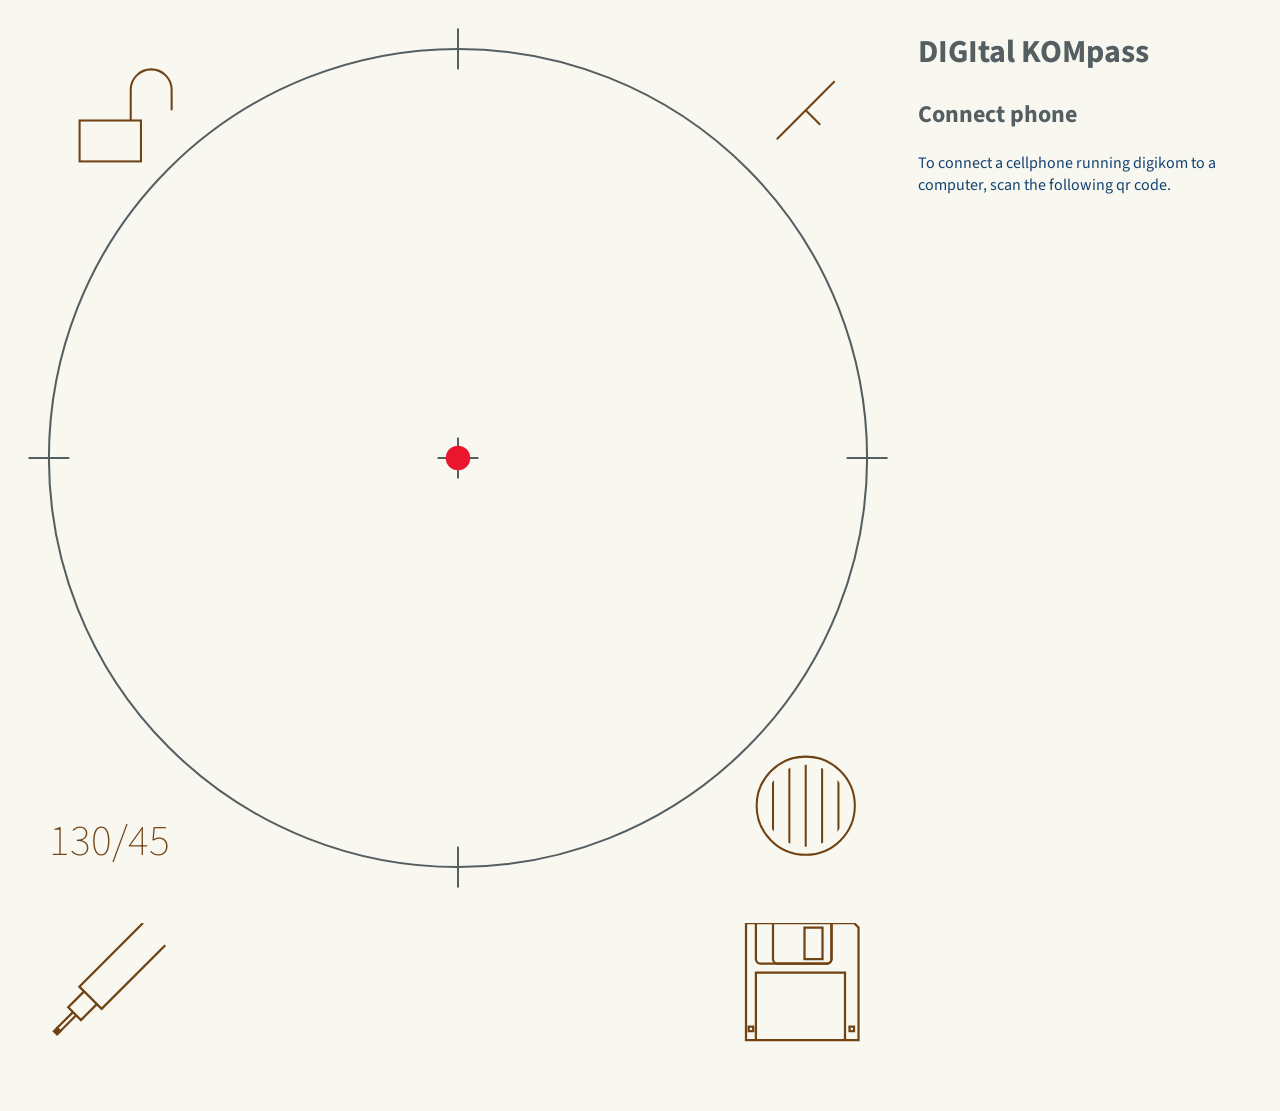
<file: previous/digikom/index.html>
<!DOCTYPE html>
<!--
Copyright (c) 2017 Arthur Endlein

Permission is hereby granted, free of charge, to any person obtaining a copy
of this software and associated documentation files (the "Software"), to deal
in the Software without restriction, including without limitation the rights
to use, copy, modify, merge, publish, distribute, sublicense, and/or sell
copies of the Software, and to permit persons to whom the Software is
furnished to do so, subject to the following conditions:

The above copyright notice and this permission notice shall be included in all
copies or substantial portions of the Software.

THE SOFTWARE IS PROVIDED "AS IS", WITHOUT WARRANTY OF ANY KIND, EXPRESS OR
IMPLIED, INCLUDING BUT NOT LIMITED TO THE WARRANTIES OF MERCHANTABILITY,
FITNESS FOR A PARTICULAR PURPOSE AND NONINFRINGEMENT. IN NO EVENT SHALL THE
AUTHORS OR COPYRIGHT HOLDERS BE LIABLE FOR ANY CLAIM, DAMAGES OR OTHER
LIABILITY, WHETHER IN AN ACTION OF CONTRACT, TORT OR OTHERWISE, ARISING FROM,
OUT OF OR IN CONNECTION WITH THE SOFTWARE OR THE USE OR OTHER DEALINGS IN THE
SOFTWARE.
-->
<html lang="en">

<head>
    <meta charset="UTF-8">
    <meta name="viewport" content="width=device-width, initial-scale=1.0">
    <meta http-equiv="X-UA-Compatible" content="ie=edge">
    <link rel="stylesheet" type="text/css" href="digikom.css">
    <link href="https://fonts.googleapis.com/css?family=Source+Sans+Pro:300,400" rel="stylesheet">
    <title>digikom</title>
</head>

<body>
    <div class="container">
        <svg width="100" height="100" id="stereoPlot" viewBox="-110 -110 220 220">
            <g class="stereo-element" id="stereoDiagram">
                <clipPath id="clipPrimitive">
                    <circle cx="0" cy="0" r="1" />
                </clipPath>
                <circle id="stereoCircle" cx="0" cy="0" r="1" fill="none"></circle>
                <line class="cardinalMarker" x1="0" y1="0.95" x2="0" y2="1.05" />
                <line class="cardinalMarker" x1="0" y1="-0.95" x2="0" y2="-1.05" />
                <line class="cardinalMarker" x1="0.95" y1="0" x2="1.05" y2="0" />
                <line class="cardinalMarker" x1="-0.95" y1="0" x2="-1.05" y2="0" />
                <line class="cardinalMarker" x1="-0.05" y1="0" x2="0.05" y2="0" />
                <line class="cardinalMarker" x1="0" y1="-0.05" x2="0" y2="0.05" />
            </g>
            <g class="stereo-element" id="stereoPoints">
                <g id="dataPoints"></g>
            </g>
            <g class="stereo-element" id="stereoLines">
                <polyline id="phone-gc" points="0, 0" />
            </g>
            <text x="-100" y="97" id="projectionText">
                130/45
            </text>
            <g id="lockTriggerGroup">
                <circle cx="0" cy="0" r="12" />
                <g clip-path="url(#clipTrigger)">
                    <clipPath id="clipTrigger">
                        <circle cx="-0" cy="0" r="10" />
                    </clipPath>
                    <line x1="-8" y1="12" x2="-8" y2="-12" />
                    <line x1="-4" y1="12" x2="-4" y2="-12" />
                    <line x1="0" y1="12" x2="0" y2="-12" />
                    <line x1="4" y1="12" x2="4" y2="-12" />
                    <line x1="8" y1="12" x2="8" y2="-12" />
                    <line x1="12" y1="12" x2="12" y2="-12" />
                </g>
            </g>
            <g id="lockToggleGroup">
                <path id="lockOn" d="M 5 25 L 5 20 A 10 10 0 0 1 25 20 L 25 25" display="none" />
                <path id="lockOff" d="M 25 25 L 25 10 A 10 10 0 0 1 45 10 L 45 20" />
                <rect x="0" y="25" width="30" height="20" />
            </g>
            <g id="planeToggleGroup" transform="translate(85, -85) rotate(135)">
                <marker id="triangle" viewBox="0 0 10 10" refX="0" refY="5" markerUnits="strokeWidth" markerWidth="8" markerHeight="6" orient="auto">
                    <path d="M 0 0 L 10 5 L 0 10 z" />
                </marker>
                <line id="planeMeasureOff" x1="0" y1="10" x2="0" y2="-10" marker-end="url(#triangle)" display="none" />
                <g id="planeMeasureOn">
                    <line x1="-10" y1="0" x2="10" y2="0" />
                    <line x1="0" y1="0" x2="0" y2="-5" />
                </g>
                <circle cx="0" cy="0" r="10" opacity="0" />
            </g>
        </svg>
        <svg width="100" height="20" id="stereoToolbar" viewBox="0 0 100 20">
            <g id="saveFloppy" transform="translate(82) scale(.5)">
                <path d="M 0 0 H 24 L 25 1 V 26 H 0 Z" />
                <path d="M 2.2 26 V 11 H 22 V 26" />
                <path d="M 2.2 0 V 8 A 1 1 0 0 0 3.2 9 H 18 A 1 1 0 0 0 19 8 V 0" />
                <path d="M 6 0 V 8 A 1 1 0 0 0 7 9 H 18 A 1 1 0 0 0 19 8 V 0" />
                <path d="M 13 1 H 17 V 8 H 13 Z" />
                <path d="M 23 23 H 24 V 24 H 23 Z" />
                <path d="M 0.6 23 H 1.6 V 24 H 0.6 Z" />
            </g>
            <g id="toggleMarker" transform=" translate(15) rotate(45) scale(.5)">
                <path d="M 0 0 V 20 H 7 V 0" />
                <path d="M 1.5 20 V 25 H 5.5 V 20" />
                <path d="M 3 25 V 30 H 4 V 25" />
                <path d="M 3 30 V 31 H 4 V 30 Z" fill-opacity="1" />
            </g>
            <!--
            <g id="clearPlot" transform="translate(52) scale(.5)">
                <path d="M 0 0 H 13 L 18 5 V 26 H 0 Z" />
                <path d="M 13 0 V 5 H 18" />
            </g>
            -->
        </svg>
        <div id="intro-text">
            <h1>DIGItal KOMpass</h1>
            <h2>Connect phone</h2>
            <p>
                To connect a cellphone running digikom to a computer, scan the following qr code.
            </p>
            <div id="qrcode"></div>
            <p id="connect-link"></p>
        </div>
    </div>
    <!-- menu here https://www.w3schools.com/howto/howto_js_sidenav.asp -->
    <a id="csvAnchor" display="none"></a>
    <script src="js/digikom.js"></script>
    <script src="js/gyronorm.complete.min.js"></script>
    <script src="js/peer.min.js"></script>
     <script src="js/qrcode.min.js"></script>
    <script>
        // from https://stackoverflow.com/a/5367656/1457481
        function padLeft(nr, n, str) {
            return Array(n - String(nr).length + 1).join(str || '0') + nr;
        }
        var at = Auttitude;
        var pointPlot = document.getElementById('stereoPoints');
        var dataPlot = document.getElementById('dataPoints');
        var svg = document.getElementById('stereoPlot');
        var phoneMarkerPlane = document.createElementNS(
            "http://www.w3.org/2000/svg",
            "circle"
        );
        var phoneMarkerLine = document.createElementNS(
            "http://www.w3.org/2000/svg",
            "circle"
        );
        var phone_gc = document.getElementById('phone-gc');
        var marked_planes = [];
        var marked_lines = [];
        var orientationVector = false;
        phoneMarkerPlane.setAttribute("id", "orientationPlane");
        phoneMarkerPlane.setAttribute("cx", 0);
        phoneMarkerPlane.setAttribute("cy", 0);
        phoneMarkerPlane.setAttribute("r", ".03");
        phoneMarkerLine.setAttribute("id", "orientationLine");
        phoneMarkerLine.setAttribute("cx", 0);
        phoneMarkerLine.setAttribute("cy", 0);
        phoneMarkerLine.setAttribute("r", ".03");
        phoneMarkerLine.style.display = "none";
        pointPlot.appendChild(phoneMarkerPlane);
        pointPlot.appendChild(phoneMarkerLine);
        function handleOrientation(event) {
            if (needle_lock != lock_toggle) {
                if (orientationVector && mark_points) {
                    if (!plane_toggle) {
                        var projected_point = at.projectEqualArea(
                            orientationVector
                        );
                        marked_planes.push(
                            at.spherePlane(orientationVector)
                        );
                        var point_class = "plotPoint plane";
                    } else {
                        var vector = orientationVector.dip_vector();
                        var projected_point = at.projectEqualArea(
                            vector
                        );
                        marked_lines.push(
                            at.sphereLine(vector)
                        );
                        var point_class = "plotPoint line";
                    }

                    var dataMarker = document.createElementNS(
                        "http://www.w3.org/2000/svg",
                        "circle"
                    );
                    dataMarker.setAttribute("cx", projected_point[0]);
                    dataMarker.setAttribute("cy", projected_point[1]);
                    dataMarker.setAttribute("class", point_class);
                    dataPlot.appendChild(dataMarker);
                    orientationVector = false;
                }
                return;  // needle is locked
            };
            orientationVector = at.dcosPlaneEuler([event.alpha, event.beta, event.gamma]);
            var dipVector = orientationVector.dip_vector();
            var new_gc = orientationVector.great_circle();
            phone_gc.points.clear();
            for (var i = 0; i < 180; i++) {
                var proj_gc = at.projectEqualArea(new_gc[i]);
                var point = svg.createSVGPoint();
                point.x = proj_gc[0];
                point.y = proj_gc[1];
                phone_gc.points.appendItem(point);
            }
            if (!plane_toggle) {
                var sphere = at.spherePlane(orientationVector);
            } else {
                var sphere = at.sphereLine(dipVector);
            }
            document.getElementById("projectionText").innerHTML = padLeft(sphere[0].toFixed(0), 3) + "/" + padLeft(sphere[1].toFixed(0), 2);
            var projected_plane = at.projectEqualArea(
                orientationVector
            );
            var projected_line = at.projectEqualArea(
                dipVector
            );
            phoneMarkerPlane.setAttribute("cx", projected_plane[0]);
            phoneMarkerPlane.setAttribute("cy", projected_plane[1]);
            phoneMarkerLine.setAttribute("cx", projected_line[0]);
            phoneMarkerLine.setAttribute("cy", projected_line[1]);
        }
        var gn = new GyroNorm();
        var needle_lock = false;
        var lock_toggle = false;
        var plane_toggle = false;
        var mark_points = true;
        var connected = false;
        var conn = {};
        gn.init({ orientationBase: GyroNorm.WORLD, frequency: 16 }).then(function () {
            if (gn.isAvailable(GyroNorm.DEVICE_ORIENTATION)) {
                gn.start(function (event) {
                    if (connected) {
                        conn.send(event.do);
                    }
                    handleOrientation(event.do);
                });
            } else {
                var peer = new Peer({port: 443, secure: true});
                peer.on('open', function (id) {
                    var qrcode = new QRCode(document.getElementById("qrcode"), window.location.href + "#" + id);
                    document.getElementById("connect-link").innerHTML =
                    `or open the following link on your cellphone <a href=\"${window.location.href + "#" + id}\">${window.location.href + "#" + id}</a>`
                    peer.on('connection', function (conn) {
                        conn.on('data', function (data) {
                            handleOrientation(data);
                        });
                    });
                });
            }
        }).catch(function (e) {
            var peer = new Peer({port: 443, secure: true});
            peer.on('open', function (id) {
                // https://davidshimjs.github.io/qrcodejs/
                var qrcode = new QRCode(document.getElementById("qrcode"), window.location.href + "#" + id);
                peer.on('connection', function (conn) {
                    conn.on('data', function (data) {
                        handleOrientation(data);
                    });
                });
            });
        });
        // https://stackoverflow.com/a/6682514/1457481
        if (window.location.hash) {
            var pc_id = window.location.hash.substring(1);
            var peer = new Peer({port: 443, secure: true});
            peer.on('open', function (id) {
                conn = peer.connect(pc_id);
                conn.on('open', function () {
                    connected = true;
                });
            });
        }
        document.getElementById("lockTriggerGroup").addEventListener("touchstart", function (event) {
            event.preventDefault();
            needle_lock = true;
            //window.navigator.vibrate(50);
        });
        document.getElementById("lockTriggerGroup").addEventListener("touchend", function (event) {
            event.preventDefault();
            needle_lock = false;
            //window.navigator.vibrate(50);
        });
        document.getElementById("lockToggleGroup").addEventListener("touchstart", function (event) {
            event.preventDefault();
            if (!lock_toggle) {
                document.getElementById("lockOn").style.display = "initial";
                document.getElementById("lockOff").style.display = "none";
                lock_toggle = true;
            } else {
                document.getElementById("lockOn").style.display = "none";
                document.getElementById("lockOff").style.display = "initial";
                lock_toggle = false;
            }

        });
        document.getElementById("planeToggleGroup").addEventListener("touchstart", function (event) {
            event.preventDefault();
            if (!plane_toggle) {
                document.getElementById("planeMeasureOn").style.display = "none";
                document.getElementById("planeMeasureOff").style.display = "initial";
                phoneMarkerPlane.style.display = "none";
                phoneMarkerLine.style.display = "initial";
                phone_gc.style.display = "none";
                orientationVector = false;
                plane_toggle = true;
            } else {
                document.getElementById("planeMeasureOn").style.display = "initial";
                document.getElementById("planeMeasureOff").style.display = "none";
                phoneMarkerPlane.style.display = "initial";
                phoneMarkerLine.style.display = "none";
                phone_gc.style.display = "initial";
                orientationVector = false;
                plane_toggle = false;
            }
        });
        var toggleMarker = document.getElementById("toggleMarker");
        toggleMarker.addEventListener("touchstart", function (event) {
            event.preventDefault();
            if (mark_points) {
                // https://www.kirupa.com/html5/setting_css_styles_using_javascript.htm
                toggleMarker.classList.add("disabledMarker");
                mark_points = false;
            } else {
                toggleMarker.classList.remove("disabledMarker");
                mark_points = true;
            }
        });
        document.getElementById("saveFloppy").addEventListener("touchstart", function (event) {
            event.preventDefault();
            // https://stackoverflow.com/a/14966131/1457481 && https://stackoverflow.com/a/18849208/1457481
            var lineArray = [];
            if (marked_planes.length) {
                marked_planes.forEach(function (infoArray, index) {
                    var line = infoArray.join(",");
                    lineArray.push(index == 0 ? "data:text/csv;charset=utf-8," + line : line);
                });
                var csvContent = lineArray.join("\n");
                var encodedUri = encodeURI(csvContent);
                var link = document.getElementById("csvAnchor");
                link.setAttribute("href", encodedUri);
                link.setAttribute("download", "plane_data.csv");
                link.click();
                marked_planes = [];
            }
            if (marked_lines.length) {
                marked_lines.forEach(function (infoArray, index) {
                    var line = infoArray.join(",");
                    lineArray.push(index == 0 ? "data:text/csv;charset=utf-8," + line : line);
                });
                var csvContent = lineArray.join("\n");
                var encodedUri = encodeURI(csvContent);
                var link = document.getElementById("csvAnchor");
                link.setAttribute("href", encodedUri);
                link.setAttribute("download", "line_data.csv");
                link.click();
                marked_lines = [];
            }
        });
    </script>
</body>

</html>
</file>
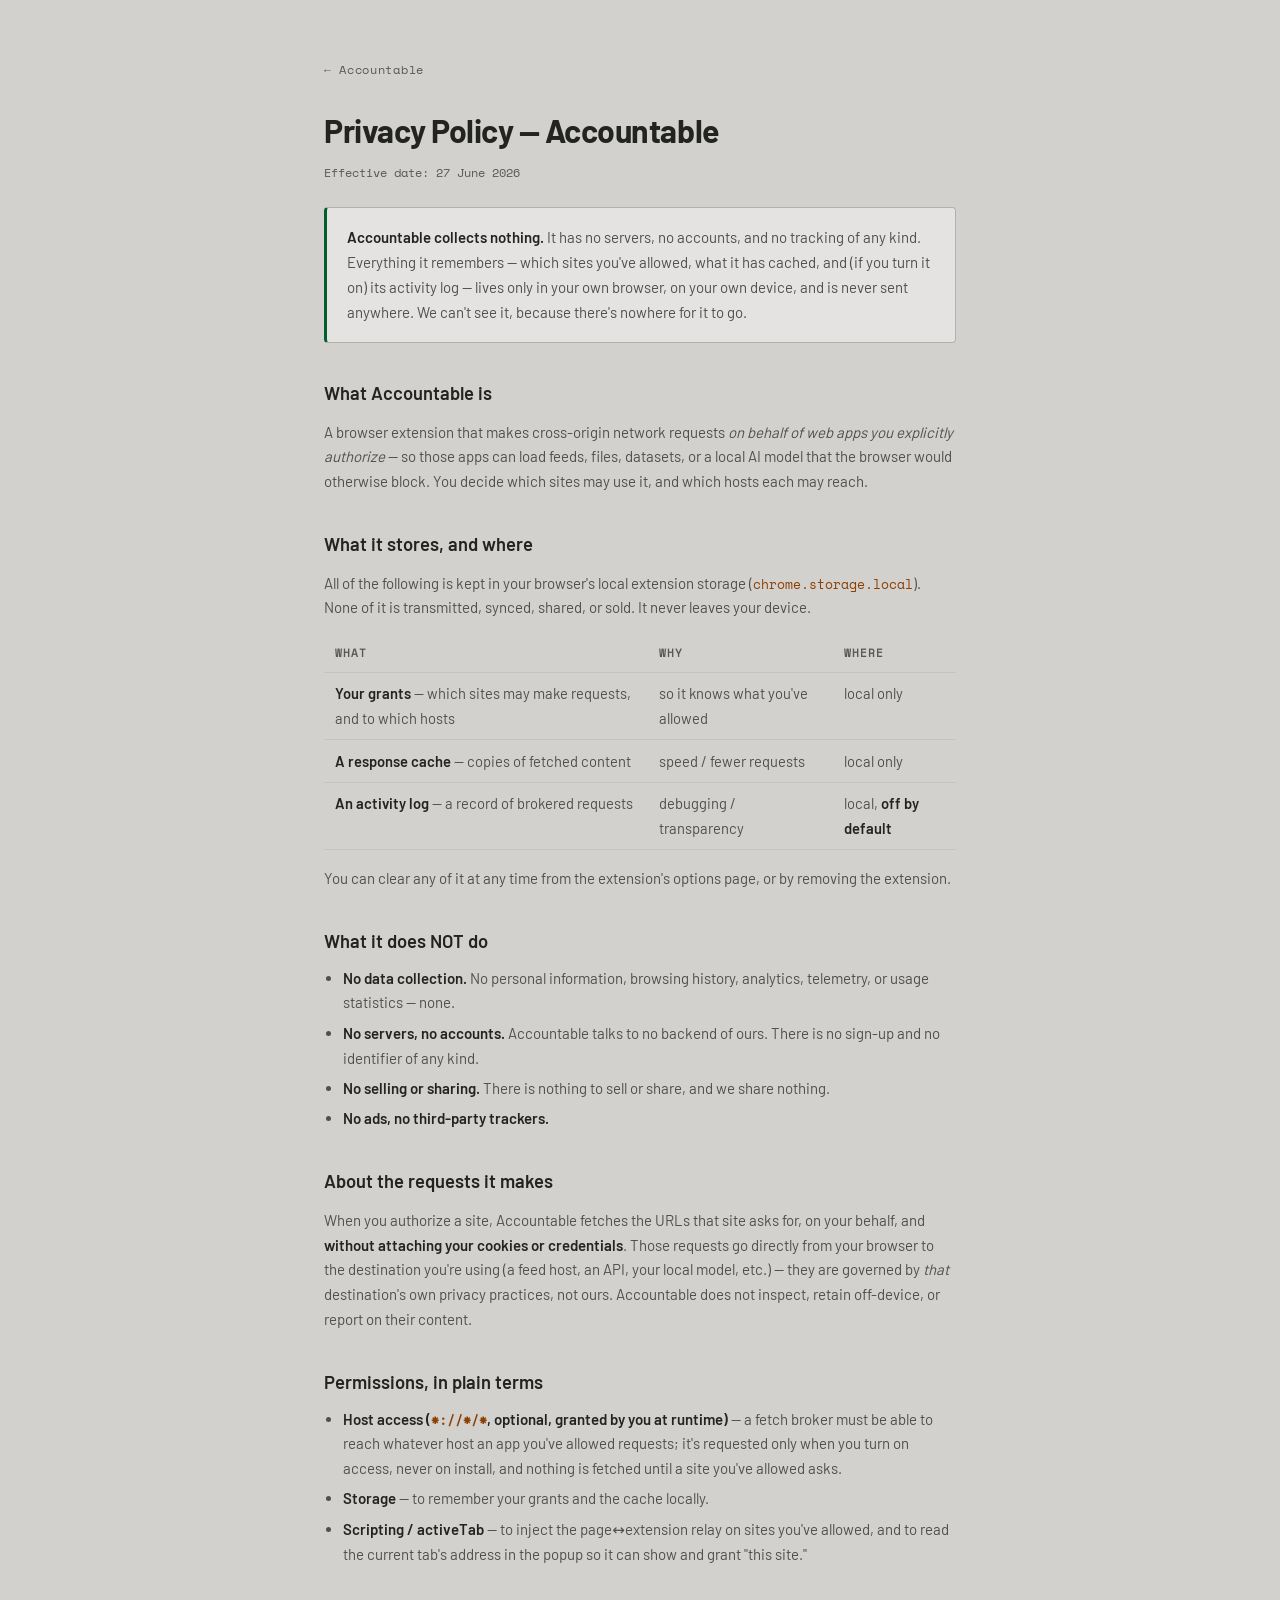
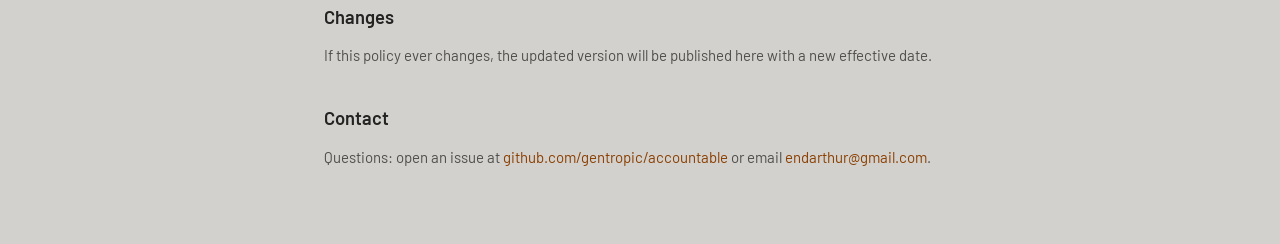
<file: accountable/privacy.html>
<!DOCTYPE html>
<html lang="en">
<head>
  <meta charset="UTF-8">
  <meta name="viewport" content="width=device-width, initial-scale=1.0">
  <title>Accountable — Privacy Policy</title>
  <meta name="description" content="Accountable collects nothing. No servers, no accounts, no tracking. Everything it remembers lives only in your own browser.">
  <link rel="icon" type="image/svg+xml" href="../gcu-favicon-32.svg">
  <script>
    (function () {
      try {
        var t = localStorage.getItem('gcu-theme');
        if (t !== 'light' && t !== 'dark') t = (window.matchMedia && window.matchMedia('(prefers-color-scheme: light)').matches) ? 'light' : 'dark';
        if (t === 'dark') document.documentElement.setAttribute('data-theme', 'dark');
      } catch (e) { document.documentElement.setAttribute('data-theme', 'dark'); }
    })();
  </script>
  <style>
    @font-face { font-family:'Barlow'; font-weight:400; font-display:swap; src:url('../fonts/barlow-400.woff2') format('woff2'); }
    @font-face { font-family:'Barlow'; font-weight:600; font-display:swap; src:url('../fonts/barlow-600.woff2') format('woff2'); }
    @font-face { font-family:'Barlow'; font-weight:700; font-display:swap; src:url('../fonts/barlow-700.woff2') format('woff2'); }
    @font-face { font-family:'Space Mono'; font-weight:400; font-display:swap; src:url('../fonts/space-mono-400.woff2') format('woff2'); }
    :root {
      --sw-bg:#D2D1CE; --sw-bg-raised:#E4E3E1; --sw-text:#232322; --sw-text-mid:#504F4C; --sw-text-soft:#5A5856;
      --sw-border:#B3B1AD; --sw-border-soft:#C6C4C1; --sw-orange:#8B3F00; --sw-green:#00602B;
      --sw-mono:'Space Mono','Consolas',monospace; --sw-sans:'Barlow',system-ui,sans-serif;
      --au-surface:var(--sw-bg); --au-surface-raised:var(--sw-bg-raised); --au-fg:var(--sw-text); --au-fg-muted:var(--sw-text-mid); --au-fg-soft:var(--sw-text-soft);
      --au-border:var(--sw-border); --au-border-soft:var(--sw-border-soft); --au-action:var(--sw-orange); --au-success:var(--sw-green);
      --au-font-mono:var(--sw-mono); --au-font-sans:var(--sw-sans); --au-dur:0.2s;
    }
    [data-theme="dark"] {
      --sw-bg:#15171A; --sw-bg-raised:#1D2024; --sw-text:#DDDCDA; --sw-text-mid:#9E9C98; --sw-text-soft:#83817E;
      --sw-border:#2F3338; --sw-border-soft:#24272B; --sw-orange:#FB9044; --sw-green:#5CCB80;
    }
    * { margin:0; padding:0; box-sizing:border-box; }
    body { background:var(--au-surface); color:var(--au-fg); font-family:var(--au-font-sans); font-size:15px; line-height:1.65; -webkit-font-smoothing:antialiased; }
    .crumb { display:inline-block; font-family:var(--au-font-mono); font-size:0.72rem; letter-spacing:0.06em; color:var(--au-fg-soft); text-decoration:none; margin-bottom:1.5rem; }
    .crumb:hover { color:var(--au-action); }
    main { max-width:680px; margin:0 auto; padding:3.5rem 1.5rem 4rem; }
    h1 { font-weight:700; font-size:2rem; letter-spacing:-0.015em; }
    .eff { font-family:var(--au-font-mono); font-size:0.74rem; color:var(--au-fg-soft); margin-top:0.4rem; }
    h2 { font-weight:600; font-size:1.15rem; margin:2.2rem 0 0.6rem; }
    p { color:var(--au-fg-muted); margin:0.7rem 0; }
    p strong, li strong, td strong { color:var(--au-fg); font-weight:600; }
    .summary { background:var(--au-surface-raised); border:1px solid var(--au-border); border-left:3px solid var(--au-success); border-radius:4px; padding:1.1rem 1.25rem; margin-top:1.5rem; }
    .summary p { margin:0; }
    ul { margin:0.6rem 0 0.6rem 1.2rem; color:var(--au-fg-muted); }
    li { margin:0.35rem 0; }
    table { width:100%; border-collapse:collapse; margin:1rem 0; font-size:0.92rem; }
    th, td { text-align:left; padding:0.55rem 0.7rem; border-bottom:1px solid var(--au-border-soft); vertical-align:top; color:var(--au-fg-muted); }
    th { font-family:var(--au-font-mono); font-size:0.68rem; letter-spacing:0.08em; text-transform:uppercase; color:var(--au-fg-soft); font-weight:700; }
    code { font-family:var(--au-font-mono); font-size:0.86em; color:var(--au-action); }
    a { color:var(--au-action); text-decoration:none; border-bottom:1px solid transparent; }
    a:hover { border-color:var(--au-action); }
  </style>
</head>
<body>
  <main>
    <a class="crumb" href="index.html">← Accountable</a>
    <h1>Privacy Policy — Accountable</h1>
    <p class="eff">Effective date: 27 June 2026</p>

    <div class="summary"><p><strong>Accountable collects nothing.</strong> It has no servers, no accounts, and no tracking of any kind. Everything it remembers — which sites you've allowed, what it has cached, and (if you turn it on) its activity log — lives only in your own browser, on your own device, and is never sent anywhere. We can't see it, because there's nowhere for it to go.</p></div>

    <h2>What Accountable is</h2>
    <p>A browser extension that makes cross-origin network requests <em>on behalf of web apps you explicitly authorize</em> — so those apps can load feeds, files, datasets, or a local AI model that the browser would otherwise block. You decide which sites may use it, and which hosts each may reach.</p>

    <h2>What it stores, and where</h2>
    <p>All of the following is kept in your browser's local extension storage (<code>chrome.storage.local</code>). None of it is transmitted, synced, shared, or sold. It never leaves your device.</p>
    <table>
      <tr><th>What</th><th>Why</th><th>Where</th></tr>
      <tr><td><strong>Your grants</strong> — which sites may make requests, and to which hosts</td><td>so it knows what you've allowed</td><td>local only</td></tr>
      <tr><td><strong>A response cache</strong> — copies of fetched content</td><td>speed / fewer requests</td><td>local only</td></tr>
      <tr><td><strong>An activity log</strong> — a record of brokered requests</td><td>debugging / transparency</td><td>local, <strong>off by default</strong></td></tr>
    </table>
    <p>You can clear any of it at any time from the extension's options page, or by removing the extension.</p>

    <h2>What it does NOT do</h2>
    <ul>
      <li><strong>No data collection.</strong> No personal information, browsing history, analytics, telemetry, or usage statistics — none.</li>
      <li><strong>No servers, no accounts.</strong> Accountable talks to no backend of ours. There is no sign-up and no identifier of any kind.</li>
      <li><strong>No selling or sharing.</strong> There is nothing to sell or share, and we share nothing.</li>
      <li><strong>No ads, no third-party trackers.</strong></li>
    </ul>

    <h2>About the requests it makes</h2>
    <p>When you authorize a site, Accountable fetches the URLs that site asks for, on your behalf, and <strong>without attaching your cookies or credentials</strong>. Those requests go directly from your browser to the destination you're using (a feed host, an API, your local model, etc.) — they are governed by <em>that</em> destination's own privacy practices, not ours. Accountable does not inspect, retain off-device, or report on their content.</p>

    <h2>Permissions, in plain terms</h2>
    <ul>
      <li><strong>Host access (<code>*://*/*</code>, optional, granted by you at runtime)</strong> — a fetch broker must be able to reach whatever host an app you've allowed requests; it's requested only when you turn on access, never on install, and nothing is fetched until a site you've allowed asks.</li>
      <li><strong>Storage</strong> — to remember your grants and the cache locally.</li>
      <li><strong>Scripting / activeTab</strong> — to inject the page↔extension relay on sites you've allowed, and to read the current tab's address in the popup so it can show and grant "this site."</li>
    </ul>

    <h2>Changes</h2>
    <p>If this policy ever changes, the updated version will be published here with a new effective date.</p>

    <h2>Contact</h2>
    <p>Questions: open an issue at <a href="https://github.com/gentropic/accountable">github.com/gentropic/accountable</a> or email <a href="mailto:endarthur@gmail.com">endarthur@gmail.com</a>.</p>
  </main>
</body>
</html>
</file>
<file: switchboard.css>
/* @gcu/switchboard — the canonical design tokens.
 *
 * The single source of truth for the Switchboard palette: Layer 1 (--sw-*
 * swatches) + Layer 2 (--au-* semantic mapping). Light is :root (equipment
 * gray, the Switchboard default); dark is [data-theme="dark"] on <html>.
 * Component CSS reads only --au-* (never --sw-* or hard-coded color) — see
 * SPEC §6.0, the component-authoring contract.
 *
 * Drop this into any GCU tool to inherit the look; add `theme.js` for the
 * persist/toggle/first-paint helper. Apps may override individual tokens after
 * including this (e.g. Auditable Works brightens the dark accents) — the
 * cascade makes that a small delta, not a fork. The dark accents below are the
 * canonical values (SPEC §3); `test/switchboard-tokens.test.mjs` enforces that
 * every in-repo copy matches this file modulo each app's documented delta.
 */

:root {
  /* ── Layer 1 — Switchboard swatches (light / equipment gray) ── */
  --sw-bg-deep:     #C2C1BE;
  --sw-bg:          #D2D1CE;
  --sw-bg-raised:   #E4E3E1;
  --sw-bg-bright:   #EDECEB;
  --sw-text:        #232322;
  --sw-text-mid:    #504F4C;
  --sw-text-soft:   #5A5856;
  --sw-border:      #B3B1AD;
  --sw-border-soft: #C6C4C1;
  --sw-rule:        #A5A3A0;
  /* Six accents — CVD-tuned (SPEC §3/§8). Names are honest hues: the v1.3.0
     reset shifted teal→blue, amber→yellow, indigo→violet so red-green CVD
     can't fold them together. Light accents sit dark (AA on the light
     surface forces it); on a light surface they're glyph-backed for CVD. */
  --sw-orange:      #8B3F00;  --sw-orange-soft: #FDE0CF;
  --sw-blue:        #005C97;  --sw-blue-soft:   #CCE9FE;
  --sw-green:       #00602B;  --sw-green-soft:  #D2ECD7;
  --sw-yellow:      #6F5700;  --sw-yellow-soft: #F1E4CB;
  --sw-red:         #99191E;  --sw-red-soft:    #FFDDD8;
  --sw-violet:      #793A8D;  --sw-violet-soft: #F2DFF7;
  --sw-mono:        'Space Mono', 'JetBrains Mono', 'Consolas', monospace;
  --sw-sans:        'Barlow', system-ui, sans-serif;
  --sw-radius:      3px;
  --sw-radius-lg:   4px;

  /* ── Layer 2 — semantic tokens (the component-facing API) ── */
  --au-surface-deep:   var(--sw-bg-deep);
  --au-surface:        var(--sw-bg);
  --au-surface-raised: var(--sw-bg-raised);
  --au-surface-bright: var(--sw-bg-bright);

  --au-fg:             var(--sw-text);
  --au-fg-muted:       var(--sw-text-mid);
  --au-fg-soft:        var(--sw-text-soft);

  --au-border:         var(--sw-border);
  --au-border-soft:    var(--sw-border-soft);
  --au-rule:           var(--sw-rule);

  --au-action:         var(--sw-orange);
  --au-action-soft:    var(--sw-orange-soft);
  --au-info:           var(--sw-blue);
  --au-info-soft:      var(--sw-blue-soft);
  --au-success:        var(--sw-green);
  --au-success-soft:   var(--sw-green-soft);
  --au-warn:           var(--sw-yellow);
  --au-warn-soft:      var(--sw-yellow-soft);
  --au-error:          var(--sw-red);
  --au-error-soft:     var(--sw-red-soft);
  --au-selected:       var(--sw-violet);
  --au-selected-soft:  var(--sw-violet-soft);

  --au-font-mono:      var(--sw-mono);
  --au-font-sans:      var(--sw-sans);
  --au-radius:         var(--sw-radius);
  --au-radius-lg:      var(--sw-radius-lg);

  /* ── Layering — z-index scale (theme-independent; SPEC §4). One ladder so
        overlays don't fight: dropdown < overlay < modal < shield. ── */
  --sw-z-raised:    10;
  --sw-z-dropdown:  100;
  --sw-z-overlay:   1000;
  --sw-z-modal:     2000;
  --sw-z-shield:    2147483647;   /* cross-origin iframe pointer-shield — above all */
  --au-z-raised:    var(--sw-z-raised);
  --au-z-dropdown:  var(--sw-z-dropdown);
  --au-z-overlay:   var(--sw-z-overlay);
  --au-z-modal:     var(--sw-z-modal);
  --au-z-shield:    var(--sw-z-shield);

  /* ── Motion — restrained by default; components honor prefers-reduced-motion
        (SPEC §8). Equipment, not theme-park: short, ease-out, no bounce. ── */
  --sw-dur-fast:    0.12s;
  --sw-dur:         0.2s;
  --sw-ease:        cubic-bezier(0.2, 0, 0, 1);
  --au-dur-fast:    var(--sw-dur-fast);
  --au-dur:         var(--sw-dur);
  --au-ease:        var(--sw-ease);

  /* ── Touch — minimum interactive target on pointer:coarse (SPEC §4). ── */
  --sw-tap:         44px;
  --au-tap:         var(--sw-tap);
}

[data-theme="dark"] {
  /* Dark theme (basalt) — overrides --sw-* swatches only; the --au-* mappings
     above auto-resolve through the reassigned swatches. Accents are the
     canonical Switchboard dark values (SPEC §3). */
  --sw-bg-deep:     #0E1012;
  --sw-bg:          #15171A;
  --sw-bg-raised:   #1D2024;
  --sw-bg-bright:   #25282D;
  --sw-text:        #DDDCDA;
  --sw-text-mid:    #9E9C98;
  --sw-text-soft:   #83817E;
  --sw-border:      #2F3338;
  --sw-border-soft: #24272B;
  --sw-rule:        #3A3E44;
  --sw-orange:      #FB9044;  --sw-orange-soft: #2E2119;
  --sw-blue:        #008CD1;  --sw-blue-soft:   #16262F;
  --sw-green:       #5CCB80;  --sw-green-soft:  #1A261D;
  --sw-yellow:      #FFD73A;  --sw-yellow-soft: #292317;
  --sw-red:         #E75A51;  --sw-red-soft:    #30201D;
  --sw-violet:      #EC9FFF;  --sw-violet-soft: #2A212C;
}
</file>
<file: previous/digikom/digikom.css>
body {
    font-family: 'Source Sans Pro', sans-serif;
    background-color: #F8F8F1;
}

.container {
    display: grid;
    height: 100%;
    grid-template-columns: 2fr 1fr 1fr;
    grid-template-rows: auto 1fr auto;
    grid-gap: 15px 10px;
    grid-template-areas: 
    "stereo intro intro"
    "stereo repos academic"
    "stereobar . .";
}

#intro-text {
    grid-area: intro;
}

#github-repos {
    grid-area: repos;
}

#academic {
    grid-area: academic;
}

ul.base-list {
    list-style-type: none;
}

li {
    margin: .5em 0;
}


/* With help from https://www.viget.com/articles/color-contrast */
h1 {
    color: #555f61;
}

h2 {
    color: #555f61;
}

p {
    color:#144270;
}

a {
    color: #704214;
}

#stereoPlot {
    height: 100vw;
    width: 100vw;
    grid-area: stereo;
}
#stereoToolbar {
    height: 20vw;
    width: 100vw;
    grid-area: stereobar;
    stroke: #704214;
    fill: #704214;
    fill-opacity: 0;
    stroke-width: 0.5;
}

#lockTriggerGroup {
    fill-opacity: 0;
    stroke: #704214;
    stroke-width: 0.5;
    transform: translate(85px, 85px);
}

#lockToggleGroup {
    fill-opacity: 0;
    stroke: #704214;
    stroke-width: 1;
    transform: translate(-92.5px, -95px) scale(0.5);
}

#planeToggleGroup {
    stroke: #704214;
    stroke-width: 0.5;
    transform: translate(80px, -80px) rotate(45);
}

#stereoDiagram {
    stroke: #555f61;
    stroke-width: 0.005;
}

#stereoCircle {
    fill: none;
}

.plotPoint {
    r: 0.01;
    fill: #373d3f;
}

.plotPoint.plane {
    fill: #e9162d;
}

.plotPoint.line {
    fill: #162DE9;
}

#orientationPlane {
    stroke: none;
    fill: #e9162d;
}

#orientationLine {
    stroke: none;
    fill: #162DE9;
}

#stereoLines {
    clip-path: url(#clipPrimitive);
}
#phone-gc {
    fill:none;
    stroke:#e9162d;
    stroke-width:.005;
}

svg > g.stereo-element {
  transform: scale(100, -100);
}

#projectionText {
    font-size: 8pt;
    font-weight: lighter;
    fill:#704214;
}

.disabledMarker {
    stroke: #c2c7c9;
    fill: #c2c7c9;
}

@media (orientation: landscape) {
    #stereoPlot {
        height: 100vh;
        width: 100vh;
    }
    #stereoToolbar {
        height: 20vh;
        width: 100vh;
    }
}

@media (orientation: portrait) {
    .container {
        grid-template-columns: 1fr 1fr;
        grid-template-rows: 1fr auto auto;
        grid-template-areas: 
        "stereo stereo"
        "stereobar stereobar"
        "intro intro"
        "repos academic";
    }
}
</file>
